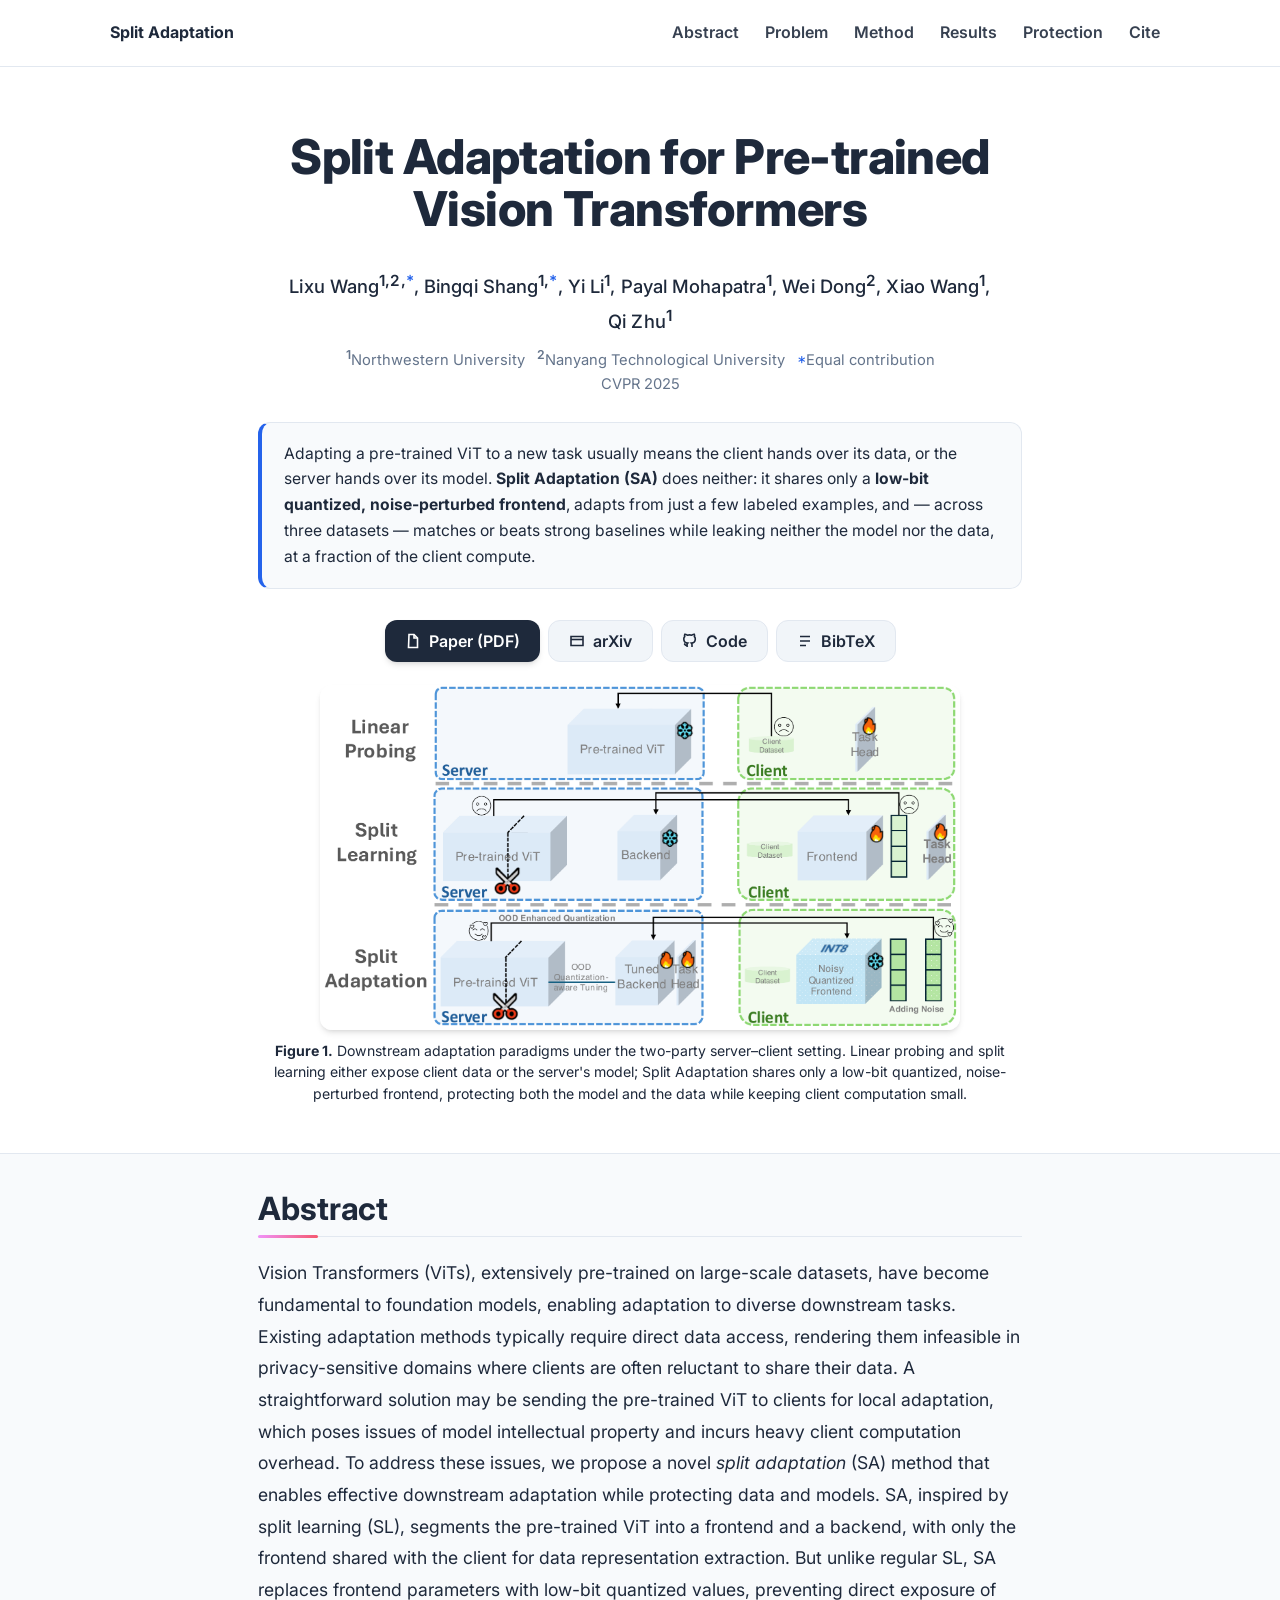
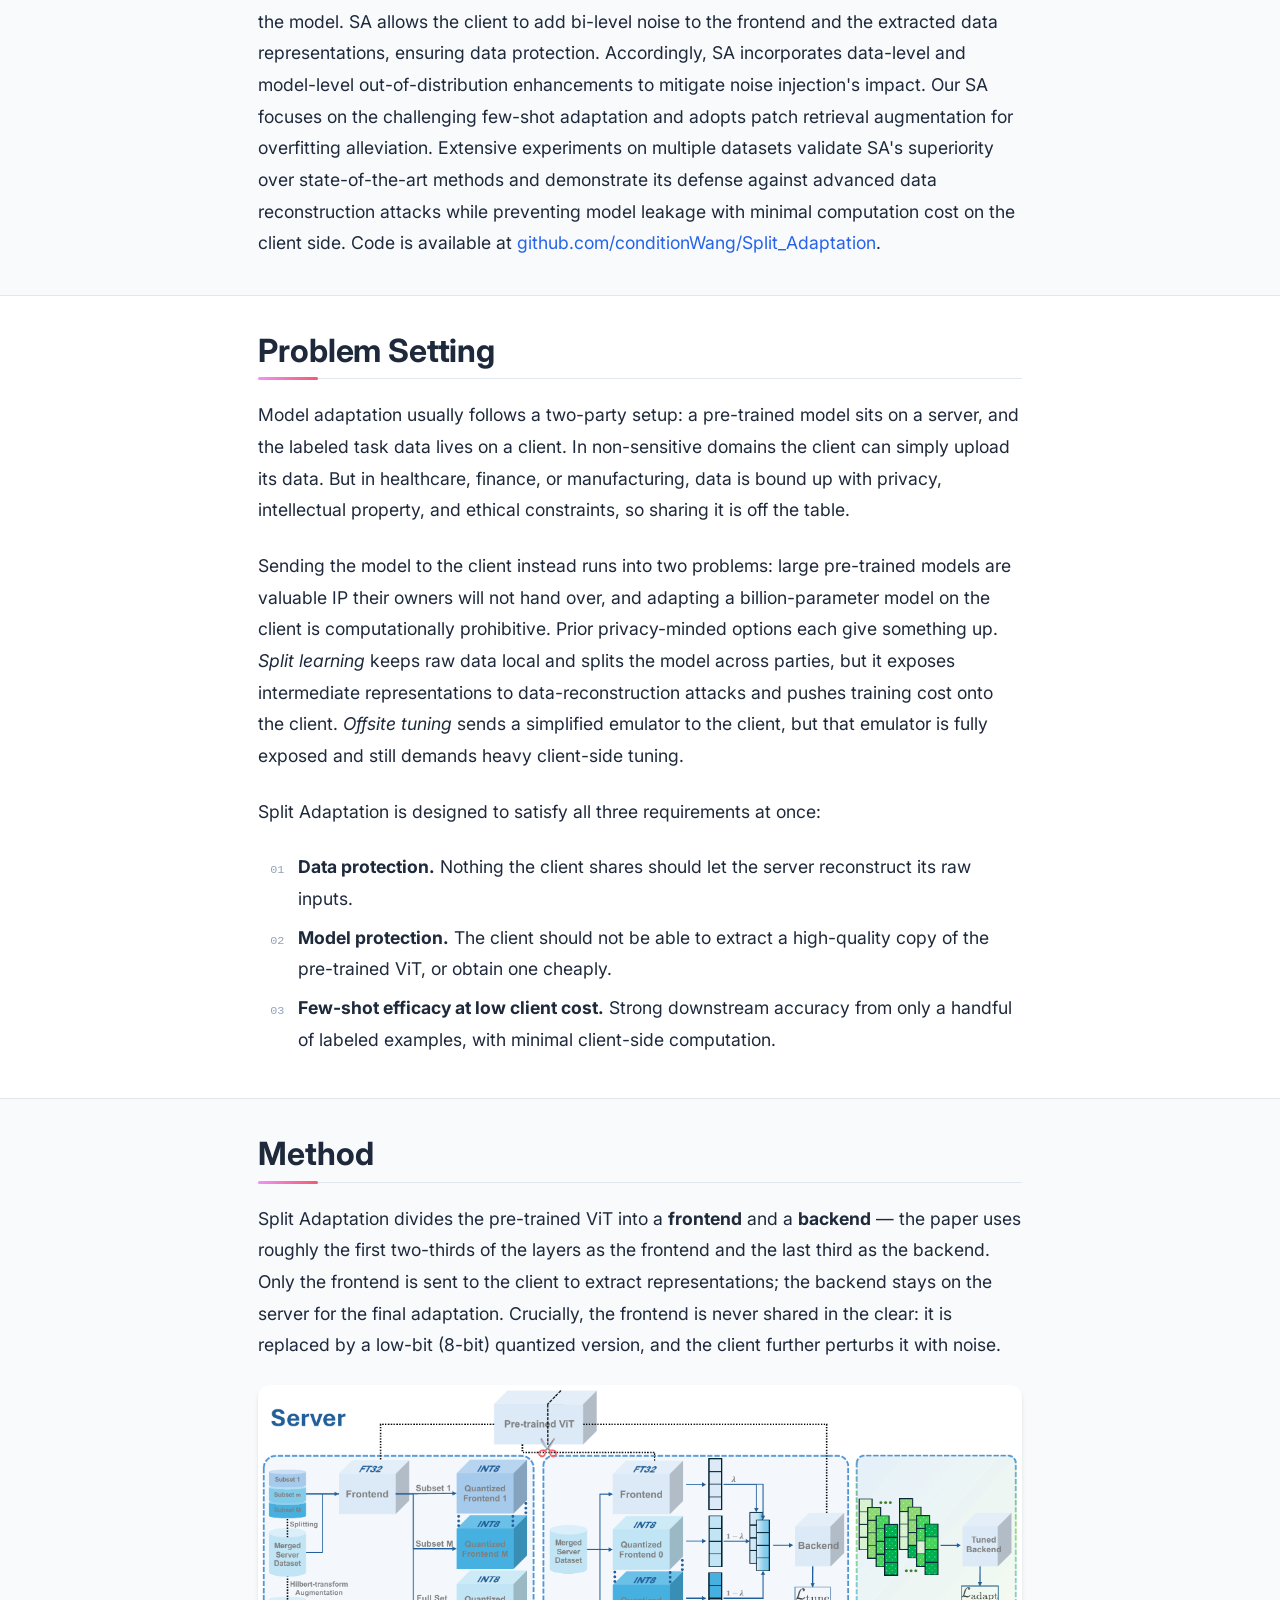
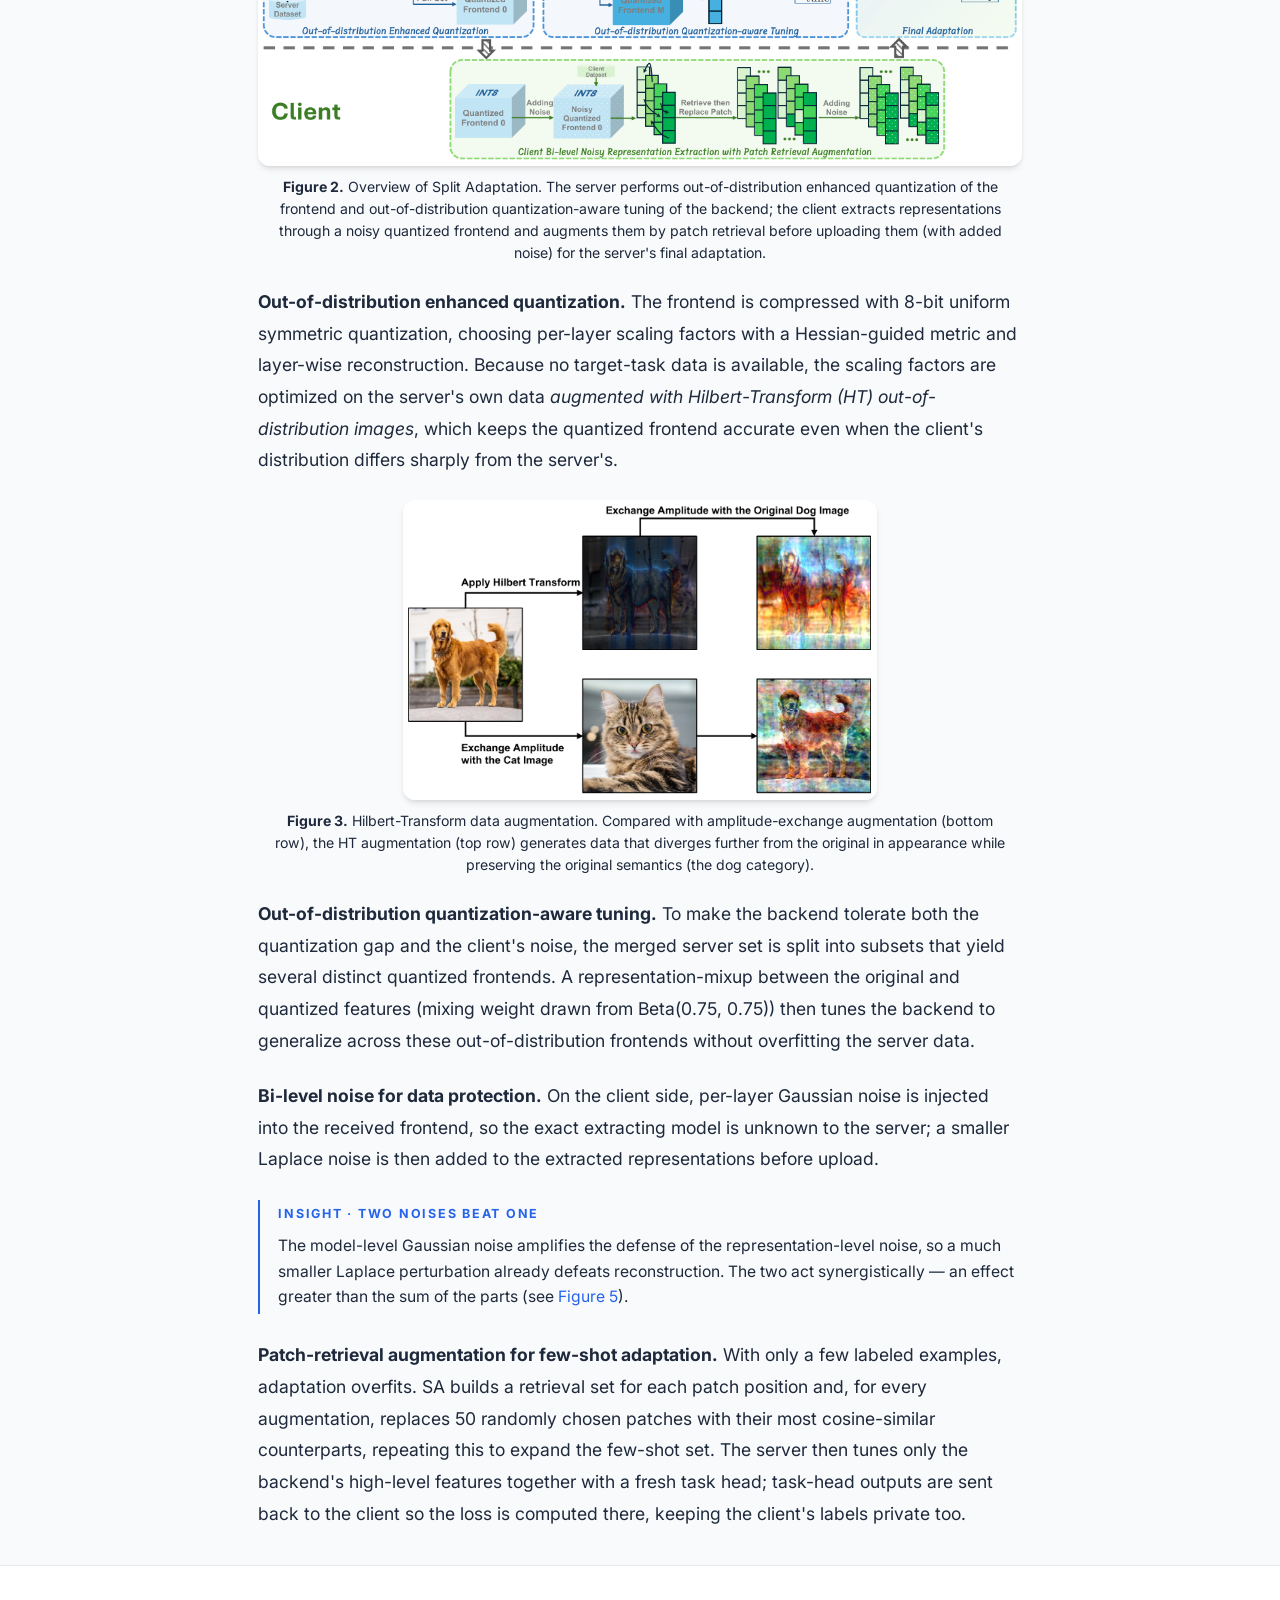
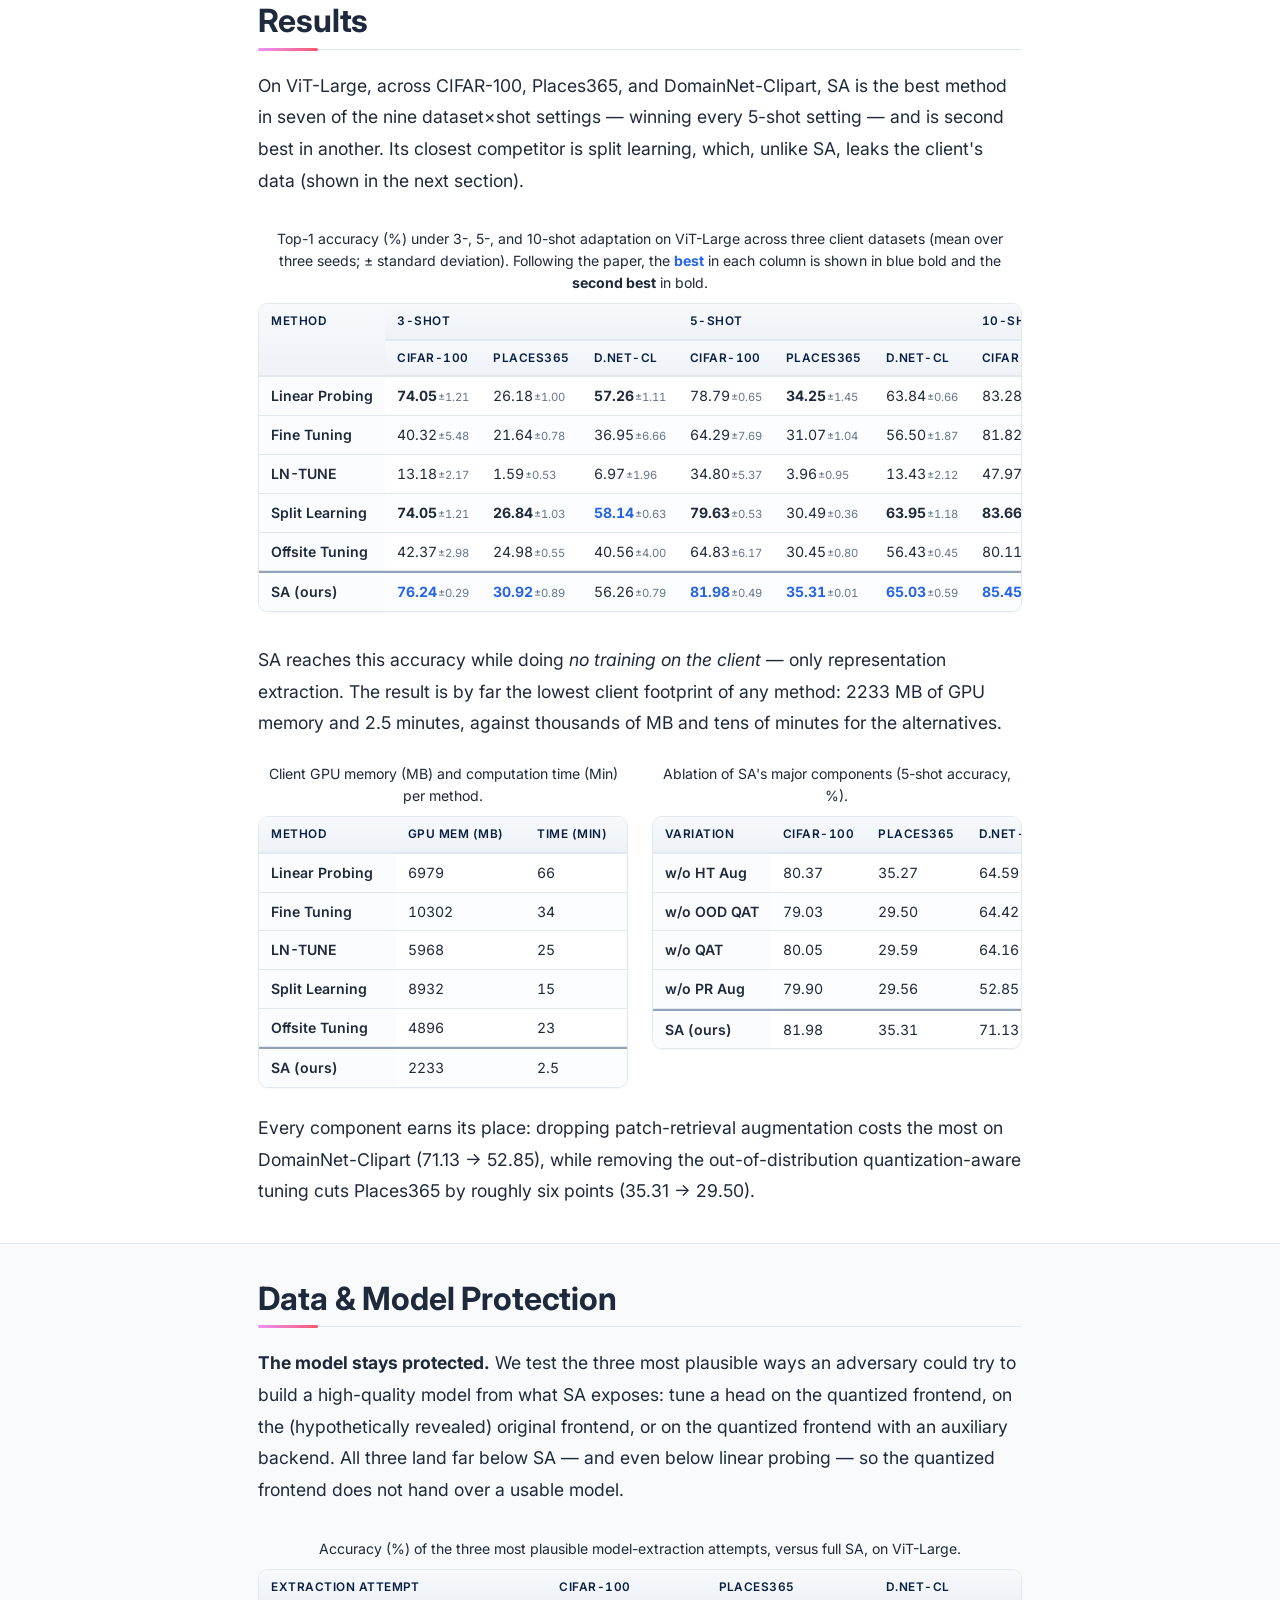
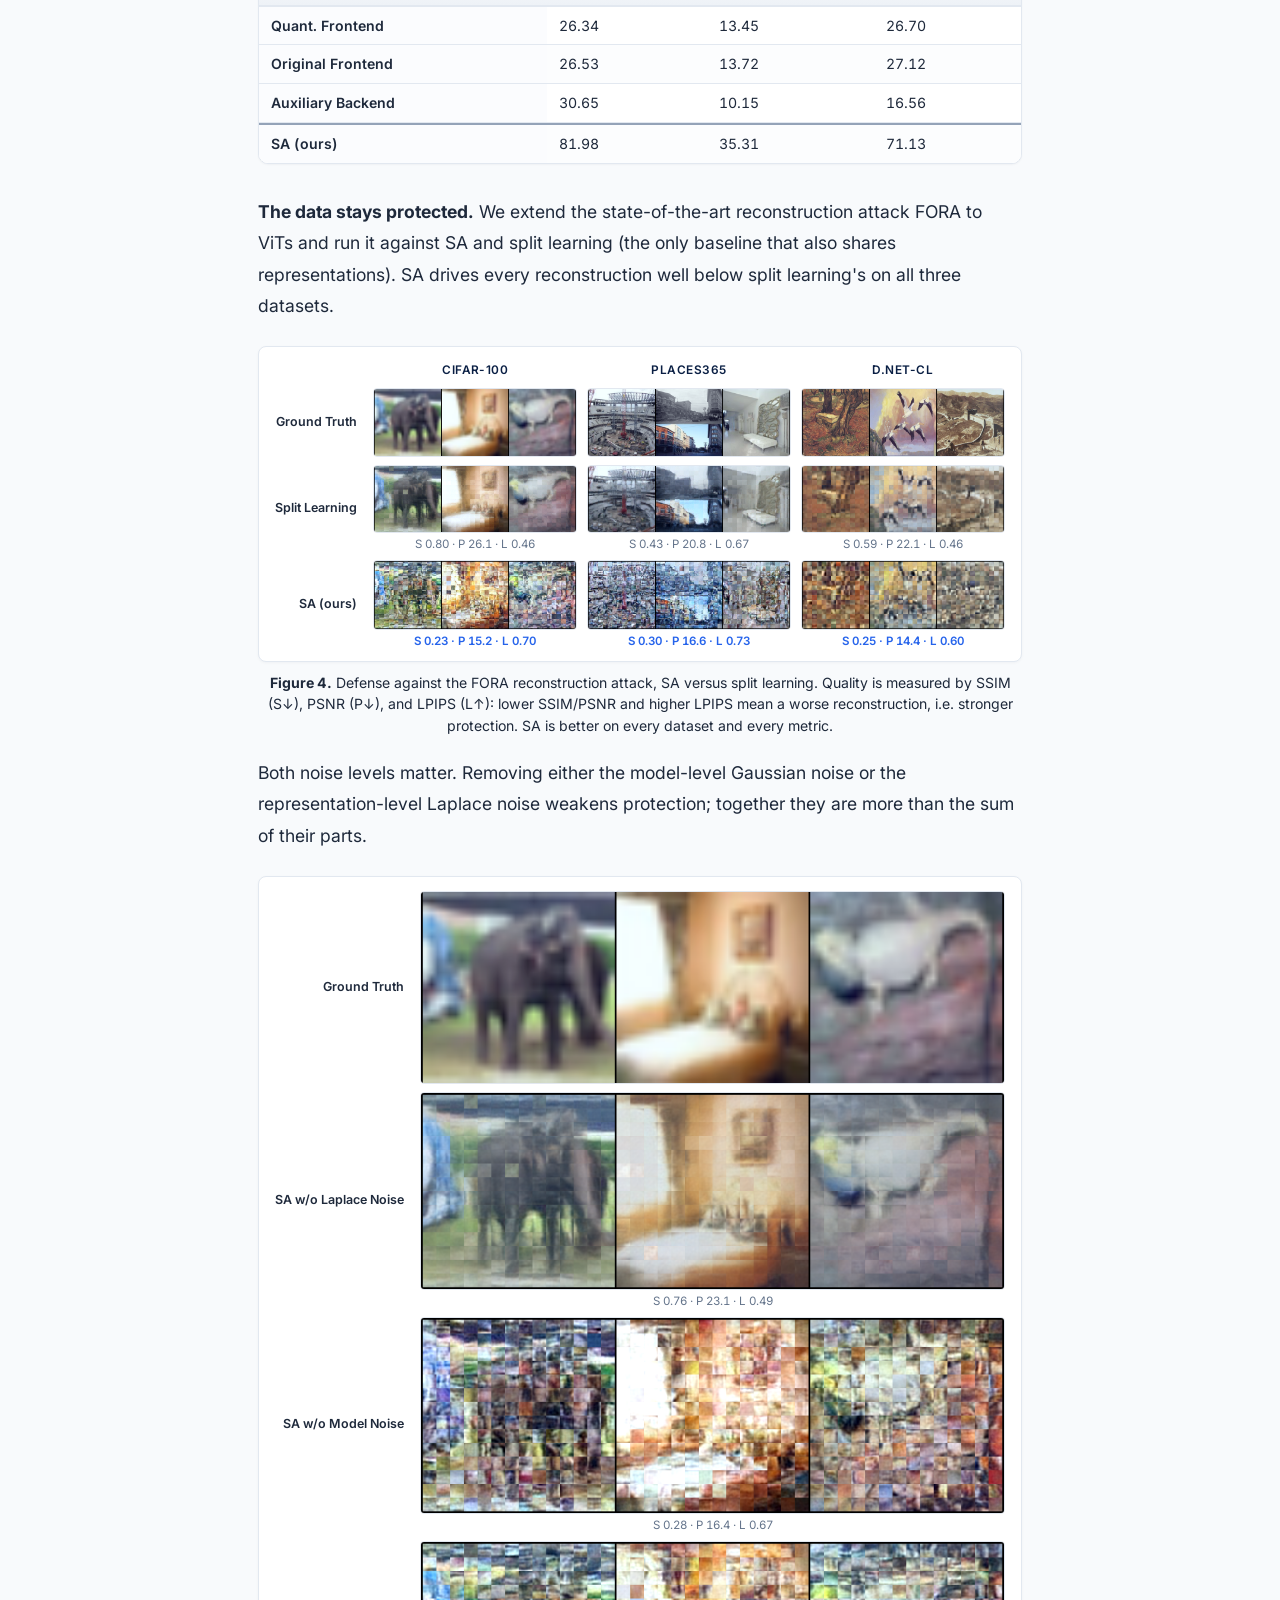
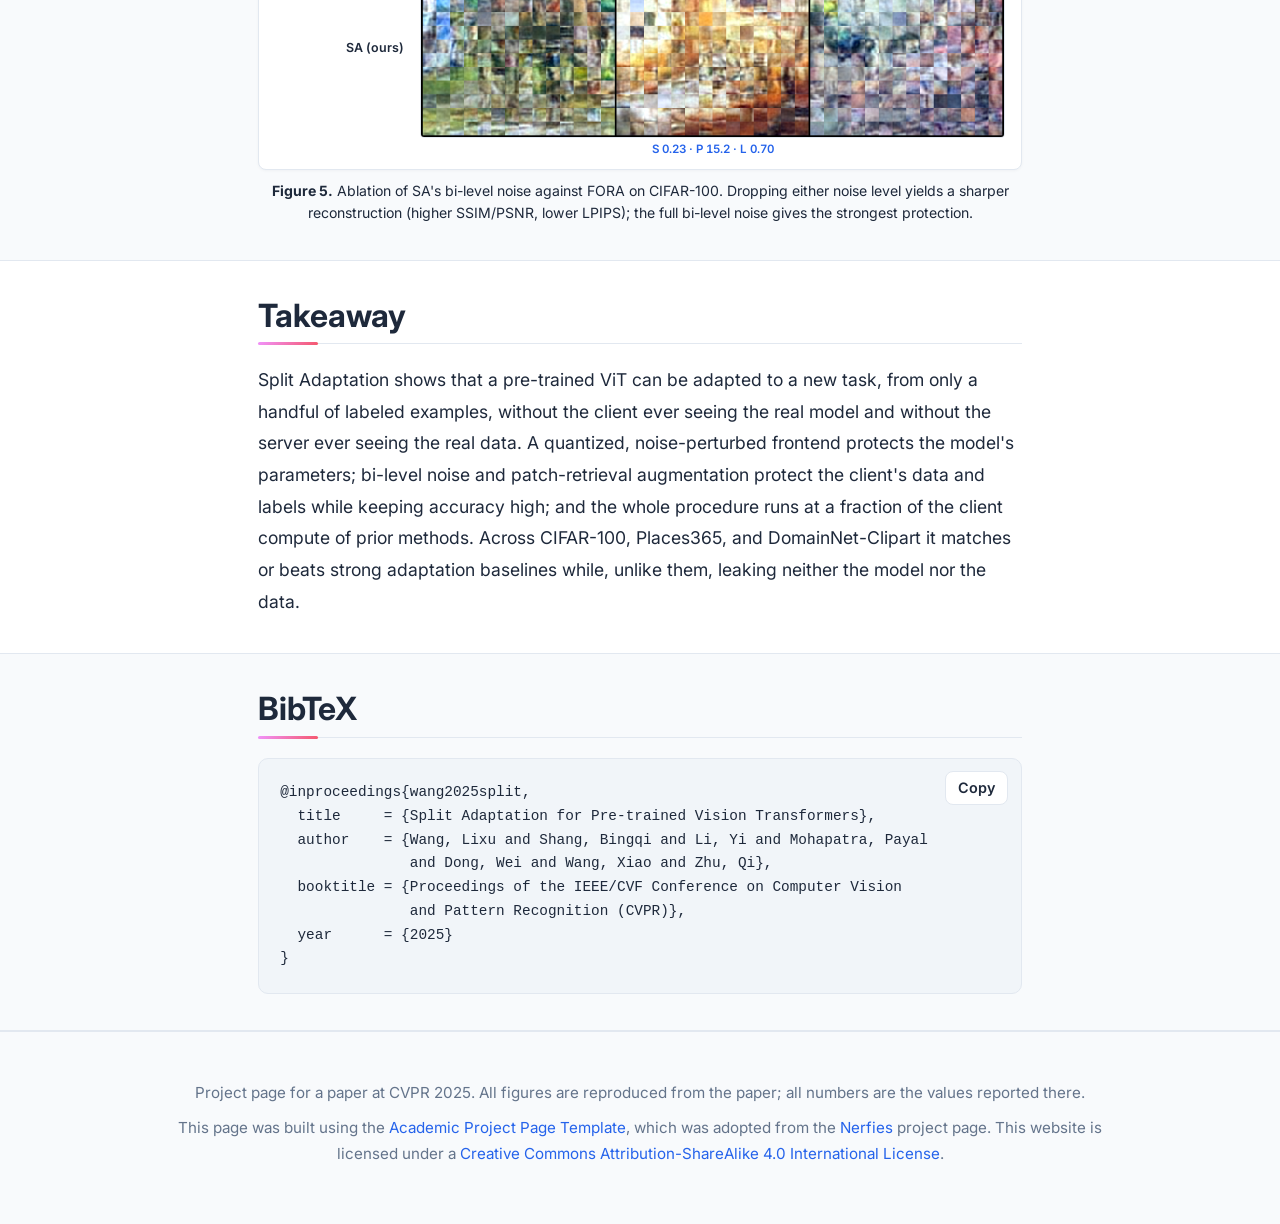
<file: index.html>
<!DOCTYPE html>
<html lang="en">
<head>
<meta charset="utf-8">
<meta name="viewport" content="width=device-width, initial-scale=1">
<title>Split Adaptation for Pre-trained Vision Transformers</title>
<meta name="description" content="Split Adaptation (SA) adapts a pre-trained ViT to a downstream task from only a few labeled examples while protecting both the client's data and the server's model: only a low-bit quantized, noise-perturbed frontend is shared. CVPR 2025.">
<meta property="og:title" content="Split Adaptation for Pre-trained Vision Transformers">
<meta property="og:description" content="Adapt a pre-trained ViT from a few shots while protecting both data and model — the client only ever sees a low-bit quantized, noise-perturbed frontend. CVPR 2025.">
<meta property="og:type" content="article">
<meta name="twitter:card" content="summary_large_image">
<meta name="theme-color" content="#ffffff">

<!-- Deployed at https://bshang17.github.io/split-adaptation/ (GitHub Pages). og:* + canonical are absolute
     as required; all other hrefs are relative or real external URLs. -->
<meta property="og:url" content="https://bshang17.github.io/split-adaptation/">
<link rel="canonical" href="https://bshang17.github.io/split-adaptation/">
<meta property="og:image" content="https://bshang17.github.io/split-adaptation/og-image.png">
<meta property="og:image:width" content="1200">
<meta property="og:image:height" content="630">
<meta property="og:image:alt" content="Split Adaptation: 5-shot accuracy 81.98 on CIFAR-100 while degrading data-reconstruction quality far below split learning.">

<!-- Highwire tags — Google Scholar reads ONLY these, not JSON-LD. One
     citation_author per author, in paper order, "Last, First". These are the
     camera-ready (non-anonymous) author names from the CVPR main.tex. -->
<meta name="citation_title" content="Split Adaptation for Pre-trained Vision Transformers">
<meta name="citation_author" content="Wang, Lixu">
<meta name="citation_author" content="Shang, Bingqi">
<meta name="citation_author" content="Li, Yi">
<meta name="citation_author" content="Mohapatra, Payal">
<meta name="citation_author" content="Dong, Wei">
<meta name="citation_author" content="Wang, Xiao">
<meta name="citation_author" content="Zhu, Qi">
<meta name="citation_conference_title" content="IEEE/CVF Conference on Computer Vision and Pattern Recognition (CVPR)">
<meta name="citation_publication_date" content="2025">
<meta name="citation_pdf_url" content="https://arxiv.org/pdf/2503.00441">
<meta name="citation_arxiv_id" content="2503.00441">

<script type="application/ld+json">
{
  "@context": "https://schema.org",
  "@type": "ScholarlyArticle",
  "name": "Split Adaptation for Pre-trained Vision Transformers",
  "headline": "Split Adaptation for Pre-trained Vision Transformers",
  "description": "A split-adaptation method that adapts a pre-trained ViT to a downstream task from a few labeled examples while protecting both client data and the server's model.",
  "author": [
    {"@type": "Person", "name": "Lixu Wang"},
    {"@type": "Person", "name": "Bingqi Shang"},
    {"@type": "Person", "name": "Yi Li"},
    {"@type": "Person", "name": "Payal Mohapatra"},
    {"@type": "Person", "name": "Wei Dong"},
    {"@type": "Person", "name": "Xiao Wang"},
    {"@type": "Person", "name": "Qi Zhu"}
  ],
  "datePublished": "2025",
  "publication": "IEEE/CVF Conference on Computer Vision and Pattern Recognition (CVPR) 2025",
  "sameAs": "https://arxiv.org/abs/2503.00441"
}
</script>

<link rel="icon" href="data:image/svg+xml,<svg xmlns='http://www.w3.org/2000/svg' viewBox='0 0 32 32'><rect width='32' height='32' rx='7' fill='%231e293b'/><rect x='6' y='9' width='9' height='14' rx='2' fill='%232563eb'/><rect x='17' y='9' width='9' height='14' rx='2' fill='%2394a3b8'/></svg>">

<link rel="preconnect" href="https://fonts.googleapis.com">
<link rel="preconnect" href="https://fonts.gstatic.com" crossorigin>
<link href="https://fonts.googleapis.com/css2?family=Inter:wght@400;500;600;700;800&display=swap" rel="stylesheet">

<link rel="stylesheet" href="static/css/bulma.min.css">
<link rel="stylesheet" href="static/css/paper.css">
</head>
<body>

<header>
  <div class="container is-max-desktop bar">
    <span class="brand">Split&nbsp;Adaptation</span>
    <nav>
      <a href="#abstract">Abstract</a>
      <a href="#problem">Problem</a>
      <a href="#method">Method</a>
      <a href="#results">Results</a>
      <a href="#protection">Protection</a>
      <a href="#cite">Cite</a>
    </nav>
  </div>
</header>

<main id="main-content">

<!-- ══ HERO ══════════════════════════════════════════════════════════ -->
<section class="hero">
  <div class="hero-body">
    <div class="container is-max-desktop">
      <div class="columns is-centered">
        <div class="column is-four-fifths has-text-centered">
      <h1>Split Adaptation for Pre-trained Vision Transformers</h1>

      <p class="authors">
        Lixu&nbsp;Wang<sup>1,2,</sup><sup class="eqmark">*</sup>,
        Bingqi&nbsp;Shang<sup>1,</sup><sup class="eqmark">*</sup>,
        Yi&nbsp;Li<sup>1</sup>,
        Payal&nbsp;Mohapatra<sup>1</sup>,
        Wei&nbsp;Dong<sup>2</sup>,
        Xiao&nbsp;Wang<sup>1</sup>,
        Qi&nbsp;Zhu<sup>1</sup>
      </p>
      <p class="affil">
        <sup>1</sup>Northwestern University&nbsp;&nbsp;
        <sup>2</sup>Nanyang Technological University&nbsp;&nbsp;
        <span class="eqmark">*</span>Equal contribution
        <br>CVPR 2025
      </p>

      <p class="tldr">
        Adapting a pre-trained ViT to a new task usually means the client hands over its data, or the server
        hands over its model. <b>Split Adaptation (SA)</b> does neither: it shares only a <b>low-bit quantized,
        noise-perturbed frontend</b>, adapts from just a few labeled examples, and — across three datasets —
        matches or beats strong baselines while leaking neither the model nor the data, at a fraction of the
        client compute.
      </p>

      <div class="btns">
        <a class="btn" href="https://arxiv.org/pdf/2503.00441" target="_blank" rel="noopener">
          <svg viewBox="0 0 16 16" fill="none" stroke="currentColor" stroke-width="1.6" aria-hidden="true"><path d="M4 1.5h5L12.5 5v9.5h-9z"/><path d="M9 1.5V5h3.5"/></svg>
          Paper (PDF)
        </a>
        <a class="btn ghost" href="https://arxiv.org/abs/2503.00441" target="_blank" rel="noopener">
          <svg viewBox="0 0 16 16" fill="none" stroke="currentColor" stroke-width="1.6" aria-hidden="true"><path d="M2 3.5h12v9H2z"/><path d="M2 6.5h12"/></svg>
          arXiv
        </a>
        <a class="btn ghost" href="https://github.com/conditionWang/Split_Adaptation" target="_blank" rel="noopener">
          <svg viewBox="0 0 16 16" fill="none" stroke="currentColor" stroke-width="1.6" aria-hidden="true"><path d="M6 12.5c-3 .9-3-1.4-4-1.7M10 14v-2.3a2 2 0 0 0-.6-1.6c1.9-.2 3.9-.9 3.9-4.2a3.3 3.3 0 0 0-.9-2.3 3 3 0 0 0-.1-2.3s-.8-.2-2.5.9a8.6 8.6 0 0 0-4.5 0C3.6 1.1 2.8 1.3 2.8 1.3a3 3 0 0 0-.1 2.3 3.3 3.3 0 0 0-.9 2.3c0 3.3 2 4 3.9 4.2a2 2 0 0 0-.6 1.5V14"/></svg>
          Code
        </a>
        <a class="btn ghost" href="#cite">
          <svg viewBox="0 0 16 16" fill="none" stroke="currentColor" stroke-width="1.6" aria-hidden="true"><path d="M3 3.5h10M3 8h10M3 12.5h6"/></svg>
          BibTeX
        </a>
        </div><!-- /.btns -->

      <figure id="fig-1" class="figure-block teaser">
        <img src="figs/teaser_fig.png" width="1872" height="1009" loading="eager" decoding="async"
             alt="Three adaptation paradigms compared. Linear Probing keeps the whole ViT on the server and exposes client data. Split Learning splits the model but leaks representations and exposes the frontend. Split Adaptation sends only a noisy, INT8-quantized frontend to the client and tunes the backend on the server.">
        <figcaption><b>Figure 1.</b> Downstream adaptation paradigms under the two-party server&ndash;client setting.
          Linear probing and split learning either expose client data or the server's model; Split Adaptation shares
          only a low-bit quantized, noise-perturbed frontend, protecting both the model and the data while keeping
          client computation small.</figcaption>
      </figure>
        </div><!-- /.column -->
      </div><!-- /.columns -->
    </div><!-- /.container -->
  </div><!-- /.hero-body -->
</section>

<!-- ══ ABSTRACT ══════════════════════════════════════════════════════ -->
<section class="section is-tinted" id="abstract">
  <div class="container is-max-desktop">
    <div class="columns is-centered">
      <div class="column is-four-fifths">
    <h2>Abstract</h2>
    <p class="abstract">
      Vision Transformers (ViTs), extensively pre-trained on large-scale datasets, have become fundamental to
      foundation models, enabling adaptation to diverse downstream tasks. Existing adaptation methods typically
      require direct data access, rendering them infeasible in privacy-sensitive domains where clients are often
      reluctant to share their data. A straightforward solution may be sending the pre-trained ViT to clients for
      local adaptation, which poses issues of model intellectual property and incurs heavy client computation
      overhead. To address these issues, we propose a novel <em>split adaptation</em> (SA) method that enables
      effective downstream adaptation while protecting data and models. SA, inspired by split learning (SL),
      segments the pre-trained ViT into a frontend and a backend, with only the frontend shared with the client for
      data representation extraction. But unlike regular SL, SA replaces frontend parameters with low-bit quantized
      values, preventing direct exposure of the model. SA allows the client to add bi-level noise to the frontend
      and the extracted data representations, ensuring data protection. Accordingly, SA incorporates data-level and
      model-level out-of-distribution enhancements to mitigate noise injection's impact. Our SA focuses on the
      challenging few-shot adaptation and adopts patch retrieval augmentation for overfitting alleviation. Extensive
      experiments on multiple datasets validate SA's superiority over state-of-the-art methods and demonstrate its
      defense against advanced data reconstruction attacks while preventing model leakage with minimal computation
      cost on the client side. Code is available at
      <a href="https://github.com/conditionWang/Split_Adaptation" target="_blank" rel="noopener">github.com/conditionWang/Split_Adaptation</a>.
    </p>
      </div>
    </div>
  </div>
</section>

<!-- ══ PROBLEM ═══════════════════════════════════════════════════════ -->
<section class="section" id="problem">
  <div class="container is-max-desktop">
    <div class="columns is-centered">
      <div class="column is-four-fifths">
    <h2>Problem Setting</h2>

    <p>
      Model adaptation usually follows a two-party setup: a pre-trained model sits on a server, and the labeled
      task data lives on a client. In non-sensitive domains the client can simply upload its data. But in
      healthcare, finance, or manufacturing, data is bound up with privacy, intellectual property, and ethical
      constraints, so sharing it is off the table.
    </p>

    <p>
      Sending the model to the client instead runs into two problems: large pre-trained models are valuable IP
      their owners will not hand over, and adapting a billion-parameter model on the client is computationally
      prohibitive. Prior privacy-minded options each give something up. <em>Split learning</em> keeps raw data local
      and splits the model across parties, but it exposes intermediate representations to data-reconstruction
      attacks and pushes training cost onto the client. <em>Offsite tuning</em> sends a simplified emulator to the
      client, but that emulator is fully exposed and still demands heavy client-side tuning.
    </p>

    <p>Split Adaptation is designed to satisfy all three requirements at once:</p>

    <ul class="goals">
      <li><span class="n">01</span><div><b>Data protection.</b> Nothing the client shares should let the server reconstruct its raw inputs.</div></li>
      <li><span class="n">02</span><div><b>Model protection.</b> The client should not be able to extract a high-quality copy of the pre-trained ViT, or obtain one cheaply.</div></li>
      <li><span class="n">03</span><div><b>Few-shot efficacy at low client cost.</b> Strong downstream accuracy from only a handful of labeled examples, with minimal client-side computation.</div></li>
    </ul>
      </div>
    </div>
  </div>
</section>

<!-- ══ METHOD ════════════════════════════════════════════════════════ -->
<section class="section is-tinted" id="method">
  <div class="container is-max-desktop">
    <div class="columns is-centered">
      <div class="column is-four-fifths">
    <h2>Method</h2>

    <p>
      Split Adaptation divides the pre-trained ViT into a <b>frontend</b> and a <b>backend</b> — the paper uses
      roughly the first two-thirds of the layers as the frontend and the last third as the backend. Only the
      frontend is sent to the client to extract representations; the backend stays on the server for the final
      adaptation. Crucially, the frontend is never shared in the clear: it is replaced by a low-bit (8-bit)
      quantized version, and the client further perturbs it with noise.
    </p>

    <figure id="fig-2" class="figure-block framework">
      <img src="figs/SA_fig1.png" width="2250" height="1125" loading="lazy" decoding="async"
           alt="The Split Adaptation pipeline. On the server: out-of-distribution enhanced quantization produces several INT8 quantized frontends, and out-of-distribution quantization-aware tuning trains the backend with representation mixup. On the client: the received INT8 frontend is made noisy, patches are retrieved and replaced to augment representations, and noise is added again before upload for final adaptation.">
      <figcaption><b>Figure 2.</b> Overview of Split Adaptation. The server performs out-of-distribution enhanced
        quantization of the frontend and out-of-distribution quantization-aware tuning of the backend; the client
        extracts representations through a noisy quantized frontend and augments them by patch retrieval before
        uploading them (with added noise) for the server's final adaptation.</figcaption>
    </figure>

    <p>
      <b>Out-of-distribution enhanced quantization.</b> The frontend is compressed with 8-bit uniform symmetric
      quantization, choosing per-layer scaling factors with a Hessian-guided metric and layer-wise reconstruction.
      Because no target-task data is available, the scaling factors are optimized on the server's own data
      <em>augmented with Hilbert-Transform (HT) out-of-distribution images</em>, which keeps the quantized frontend
      accurate even when the client's distribution differs sharply from the server's.
    </p>

    <figure id="fig-3" class="figure-block">
      <img src="figs/HT_aug.png" width="1262" height="800" loading="lazy" decoding="async"
           alt="Hilbert-Transform augmentation. A dog image is transformed with the Hilbert transform, then its amplitude is exchanged with the original dog image or with a cat image, producing images that diverge in appearance while keeping the dog semantics.">
      <figcaption><b>Figure 3.</b> Hilbert-Transform data augmentation. Compared with amplitude-exchange
        augmentation (bottom row), the HT augmentation (top row) generates data that diverges further from the
        original in appearance while preserving the original semantics (the dog category).</figcaption>
    </figure>

    <p>
      <b>Out-of-distribution quantization-aware tuning.</b> To make the backend tolerate both the quantization gap
      and the client's noise, the merged server set is split into subsets that yield several distinct quantized
      frontends. A representation-mixup between the original and quantized features (mixing weight drawn from
      Beta(0.75, 0.75)) then tunes the backend to generalize across these out-of-distribution frontends without
      overfitting the server data.
    </p>

    <p>
      <b>Bi-level noise for data protection.</b> On the client side, per-layer Gaussian noise is injected into the
      received frontend, so the exact extracting model is unknown to the server; a smaller Laplace noise is then
      added to the extracted representations before upload.
    </p>

    <div class="insight">
      <p class="insight-n">Insight · two noises beat one</p>
      <p>
        The model-level Gaussian noise amplifies the defense of the representation-level noise, so a much smaller
        Laplace perturbation already defeats reconstruction. The two act synergistically — an effect greater than
        the sum of the parts (see <a href="#fig-5">Figure&nbsp;5</a>).
      </p>
    </div>

    <p>
      <b>Patch-retrieval augmentation for few-shot adaptation.</b> With only a few labeled examples, adaptation
      overfits. SA builds a retrieval set for each patch position and, for every augmentation, replaces 50 randomly
      chosen patches with their most cosine-similar counterparts, repeating this to expand the few-shot set. The
      server then tunes only the backend's high-level features together with a fresh task head; task-head outputs
      are sent back to the client so the loss is computed there, keeping the client's labels private too.
    </p>
      </div>
    </div>
  </div>
</section>

<!-- ══ RESULTS ═══════════════════════════════════════════════════════ -->
<section class="section" id="results">
  <div class="container is-max-desktop">
    <div class="columns is-centered">
      <div class="column is-four-fifths">
    <h2>Results</h2>

    <p>
      On ViT-Large, across CIFAR-100, Places365, and DomainNet-Clipart, SA is the best method in seven of the nine
      dataset&times;shot settings — winning every 5-shot setting — and is second best in another. Its closest
      competitor is split learning, which, unlike SA, leaks the client's data (shown in the next section).
    </p>

    <p class="tbl-caption" id="cap-main">Top-1 accuracy (%) under 3-, 5-, and 10-shot adaptation on ViT-Large across three client
          datasets (mean over three seeds; &plusmn; standard deviation). Following the paper, the <span class="best">best</span>
          in each column is shown in blue bold and the <b>second best</b> in bold.</p>
    <div class="tbl-scroll">
      <table aria-labelledby="cap-main">
        <thead>
          <tr>
            <th rowspan="2">Method</th>
            <th colspan="3">3-shot</th>
            <th colspan="3">5-shot</th>
            <th colspan="3">10-shot</th>
          </tr>
          <tr>
            <th>CIFAR-100</th><th>Places365</th><th>D.Net-Cl</th>
            <th>CIFAR-100</th><th>Places365</th><th>D.Net-Cl</th>
            <th>CIFAR-100</th><th>Places365</th><th>D.Net-Cl</th>
          </tr>
        </thead>
        <tbody>
          <tr>
            <th scope="row">Linear Probing</th>
            <td class="second">74.05<span class="pm">±1.21</span></td><td>26.18<span class="pm">±1.00</span></td><td class="second">57.26<span class="pm">±1.11</span></td>
            <td>78.79<span class="pm">±0.65</span></td><td class="second">34.25<span class="pm">±1.45</span></td><td>63.84<span class="pm">±0.66</span></td>
            <td>83.28<span class="pm">±0.33</span></td><td>32.33<span class="pm">±7.82</span></td><td class="second">69.12<span class="pm">±0.75</span></td>
          </tr>
          <tr>
            <th scope="row">Fine Tuning</th>
            <td>40.32<span class="pm">±5.48</span></td><td>21.64<span class="pm">±0.78</span></td><td>36.95<span class="pm">±6.66</span></td>
            <td>64.29<span class="pm">±7.69</span></td><td>31.07<span class="pm">±1.04</span></td><td>56.50<span class="pm">±1.87</span></td>
            <td>81.82<span class="pm">±1.85</span></td><td class="best">39.46<span class="pm">±0.59</span></td><td>70.67<span class="pm">±0.72</span></td>
          </tr>
          <tr>
            <th scope="row">LN-TUNE</th>
            <td>13.18<span class="pm">±2.17</span></td><td>1.59<span class="pm">±0.53</span></td><td>6.97<span class="pm">±1.96</span></td>
            <td>34.80<span class="pm">±5.37</span></td><td>3.96<span class="pm">±0.95</span></td><td>13.43<span class="pm">±2.12</span></td>
            <td>47.97<span class="pm">±6.25</span></td><td>7.71<span class="pm">±1.85</span></td><td>24.53<span class="pm">±2.05</span></td>
          </tr>
          <tr>
            <th scope="row">Split Learning</th>
            <td class="second">74.05<span class="pm">±1.21</span></td><td class="second">26.84<span class="pm">±1.03</span></td><td class="best">58.14<span class="pm">±0.63</span></td>
            <td class="second">79.63<span class="pm">±0.53</span></td><td>30.49<span class="pm">±0.36</span></td><td class="second">63.95<span class="pm">±1.18</span></td>
            <td class="second">83.66<span class="pm">±0.27</span></td><td>35.78<span class="pm">±0.30</span></td><td>65.20<span class="pm">±0.47</span></td>
          </tr>
          <tr>
            <th scope="row">Offsite Tuning</th>
            <td>42.37<span class="pm">±2.98</span></td><td>24.98<span class="pm">±0.55</span></td><td>40.56<span class="pm">±4.00</span></td>
            <td>64.83<span class="pm">±6.17</span></td><td>30.45<span class="pm">±0.80</span></td><td>56.43<span class="pm">±0.45</span></td>
            <td>80.11<span class="pm">±1.07</span></td><td>36.22<span class="pm">±1.33</span></td><td>68.43<span class="pm">±0.64</span></td>
          </tr>
          <tr class="sep">
            <th scope="row">SA (ours)</th>
            <td class="best">76.24<span class="pm">±0.29</span></td><td class="best">30.92<span class="pm">±0.89</span></td><td>56.26<span class="pm">±0.79</span></td>
            <td class="best">81.98<span class="pm">±0.49</span></td><td class="best">35.31<span class="pm">±0.01</span></td><td class="best">65.03<span class="pm">±0.59</span></td>
            <td class="best">85.45<span class="pm">±0.40</span></td><td class="second">39.26<span class="pm">±0.10</span></td><td class="best">71.13<span class="pm">±0.76</span></td>
          </tr>
        </tbody>
      </table>
    </div>
    <p class="tbl-hint">Scroll the table horizontally to see all nine settings.</p>

    <p>
      SA reaches this accuracy while doing <em>no training on the client</em> — only representation extraction. The
      result is by far the lowest client footprint of any method: 2233&nbsp;MB of GPU memory and 2.5&nbsp;minutes,
      against thousands of MB and tens of minutes for the alternatives.
    </p>

    <div class="two-col">
      <div class="two-col-item">
        <p class="tbl-caption" id="cap-cost">Client GPU memory (MB) and computation time (Min) per method.</p>
        <div class="tbl-scroll">
          <table aria-labelledby="cap-cost">
            <thead><tr><th>Method</th><th>GPU Mem (MB)</th><th>Time (Min)</th></tr></thead>
            <tbody>
              <tr><th scope="row">Linear Probing</th><td>6979</td><td>66</td></tr>
              <tr><th scope="row">Fine Tuning</th><td>10302</td><td>34</td></tr>
              <tr><th scope="row">LN-TUNE</th><td>5968</td><td>25</td></tr>
              <tr><th scope="row">Split Learning</th><td>8932</td><td>15</td></tr>
              <tr><th scope="row">Offsite Tuning</th><td>4896</td><td>23</td></tr>
              <tr class="sep"><th scope="row">SA (ours)</th><td>2233</td><td>2.5</td></tr>
            </tbody>
          </table>
        </div>
      </div>

      <div class="two-col-item">
        <p class="tbl-caption" id="cap-abl">Ablation of SA's major components (5-shot accuracy, %).</p>
        <div class="tbl-scroll">
          <table aria-labelledby="cap-abl">
            <thead><tr><th>Variation</th><th>CIFAR-100</th><th>Places365</th><th>D.Net-Cl</th></tr></thead>
            <tbody>
              <tr><th scope="row">w/o HT Aug</th><td>80.37</td><td>35.27</td><td>64.59</td></tr>
              <tr><th scope="row">w/o OOD QAT</th><td>79.03</td><td>29.50</td><td>64.42</td></tr>
              <tr><th scope="row">w/o QAT</th><td>80.05</td><td>29.59</td><td>64.16</td></tr>
              <tr><th scope="row">w/o PR Aug</th><td>79.90</td><td>29.56</td><td>52.85</td></tr>
              <tr class="sep"><th scope="row">SA (ours)</th><td>81.98</td><td>35.31</td><td>71.13</td></tr>
            </tbody>
          </table>
        </div>
      </div>
    </div>

    <p>
      Every component earns its place: dropping patch-retrieval augmentation costs the most on DomainNet-Clipart
      (71.13&nbsp;&rarr;&nbsp;52.85), while removing the out-of-distribution quantization-aware tuning cuts
      Places365 by roughly six points (35.31&nbsp;&rarr;&nbsp;29.50).
    </p>
      </div>
    </div>
  </div>
</section>

<!-- ══ PROTECTION ════════════════════════════════════════════════════ -->
<section class="section is-tinted" id="protection">
  <div class="container is-max-desktop">
    <div class="columns is-centered">
      <div class="column is-four-fifths">
    <h2>Data &amp; Model Protection</h2>

    <p>
      <b>The model stays protected.</b> We test the three most plausible ways an adversary could try to build a
      high-quality model from what SA exposes: tune a head on the quantized frontend, on the (hypothetically
      revealed) original frontend, or on the quantized frontend with an auxiliary backend. All three land far below
      SA — and even below linear probing — so the quantized frontend does not hand over a usable model.
    </p>

    <p class="tbl-caption" id="cap-prot">Accuracy (%) of the three most plausible model-extraction attempts, versus full SA, on ViT-Large.</p>
    <div class="tbl-scroll">
      <table aria-labelledby="cap-prot">
        <thead><tr><th>Extraction attempt</th><th>CIFAR-100</th><th>Places365</th><th>D.Net-Cl</th></tr></thead>
        <tbody>
          <tr><th scope="row">Quant. Frontend</th><td>26.34</td><td>13.45</td><td>26.70</td></tr>
          <tr><th scope="row">Original Frontend</th><td>26.53</td><td>13.72</td><td>27.12</td></tr>
          <tr><th scope="row">Auxiliary Backend</th><td>30.65</td><td>10.15</td><td>16.56</td></tr>
          <tr class="sep"><th scope="row">SA (ours)</th><td>81.98</td><td>35.31</td><td>71.13</td></tr>
        </tbody>
      </table>
    </div>

    <p>
      <b>The data stays protected.</b> We extend the state-of-the-art reconstruction attack FORA to ViTs and run it
      against SA and split learning (the only baseline that also shares representations). SA drives every
      reconstruction well below split learning's on all three datasets.
    </p>

    <figure id="fig-4" class="recon">
      <div class="recon-grid recon-3col">
        <div class="recon-corner"></div>
        <div class="recon-colhead">CIFAR-100</div>
        <div class="recon-colhead">Places365</div>
        <div class="recon-colhead">D.Net-Cl</div>

        <div class="recon-rowlab">Ground&nbsp;Truth</div>
        <div class="recon-cell"><img src="figs/cifar-gt.png" width="680" height="224" loading="lazy" decoding="async" alt="CIFAR-100 ground-truth images"></div>
        <div class="recon-cell"><img src="figs/place-gt.png" width="680" height="224" loading="lazy" decoding="async" alt="Places365 ground-truth images"></div>
        <div class="recon-cell"><img src="figs/dc-gt.png" width="680" height="224" loading="lazy" decoding="async" alt="DomainNet-Clipart ground-truth images"></div>

        <div class="recon-rowlab">Split&nbsp;Learning</div>
        <div class="recon-cell"><img src="figs/cifar-recon.png" width="680" height="224" loading="lazy" decoding="async" alt="FORA reconstruction of CIFAR-100 under split learning — recognizable"><span class="recon-m">S 0.80 · P 26.1 · L 0.46</span></div>
        <div class="recon-cell"><img src="figs/place-recon.png" width="680" height="224" loading="lazy" decoding="async" alt="FORA reconstruction of Places365 under split learning"><span class="recon-m">S 0.43 · P 20.8 · L 0.67</span></div>
        <div class="recon-cell"><img src="figs/dc-recon.png" width="680" height="224" loading="lazy" decoding="async" alt="FORA reconstruction of DomainNet-Clipart under split learning"><span class="recon-m">S 0.59 · P 22.1 · L 0.46</span></div>

        <div class="recon-rowlab">SA&nbsp;(ours)</div>
        <div class="recon-cell"><img src="figs/cifar-noise.png" width="680" height="228" loading="lazy" decoding="async" alt="FORA reconstruction of CIFAR-100 under SA — heavily degraded"><span class="recon-m strong">S 0.23 · P 15.2 · L 0.70</span></div>
        <div class="recon-cell"><img src="figs/place-noise.png" width="680" height="228" loading="lazy" decoding="async" alt="FORA reconstruction of Places365 under SA — heavily degraded"><span class="recon-m strong">S 0.30 · P 16.6 · L 0.73</span></div>
        <div class="recon-cell"><img src="figs/dc-noise.png" width="680" height="228" loading="lazy" decoding="async" alt="FORA reconstruction of DomainNet-Clipart under SA — heavily degraded"><span class="recon-m strong">S 0.25 · P 14.4 · L 0.60</span></div>
      </div>
    </figure>
    <p class="fig-caption"><b>Figure 4.</b> Defense against the FORA reconstruction attack, SA versus split learning.
      Quality is measured by SSIM (S&darr;), PSNR (P&darr;), and LPIPS (L&uparrow;): lower SSIM/PSNR and higher LPIPS
      mean a worse reconstruction, i.e. stronger protection. SA is better on every dataset and every metric.</p>

    <p>
      Both noise levels matter. Removing either the model-level Gaussian noise or the representation-level Laplace
      noise weakens protection; together they are more than the sum of their parts.
    </p>

    <figure id="fig-5" class="recon recon-single">
      <div class="recon-grid recon-1col">
        <div class="recon-rowlab">Ground&nbsp;Truth</div>
        <div class="recon-cell"><img src="figs/cifar-gt.png" width="680" height="224" loading="lazy" decoding="async" alt="CIFAR-100 ground truth"></div>

        <div class="recon-rowlab">SA w/o Laplace Noise</div>
        <div class="recon-cell"><img src="figs/model-noise-noise.png" width="680" height="228" loading="lazy" decoding="async" alt="Reconstruction with model noise only"><span class="recon-m">S 0.76 · P 23.1 · L 0.49</span></div>

        <div class="recon-rowlab">SA w/o Model Noise</div>
        <div class="recon-cell"><img src="figs/rep-noise-noise.png" width="680" height="228" loading="lazy" decoding="async" alt="Reconstruction with representation noise only"><span class="recon-m">S 0.28 · P 16.4 · L 0.67</span></div>

        <div class="recon-rowlab">SA&nbsp;(ours)</div>
        <div class="recon-cell"><img src="figs/cifar-noise.png" width="680" height="228" loading="lazy" decoding="async" alt="Reconstruction with full bi-level noise — heavily degraded"><span class="recon-m strong">S 0.23 · P 15.2 · L 0.70</span></div>
      </div>
    </figure>
    <p class="fig-caption"><b>Figure 5.</b> Ablation of SA's bi-level noise against FORA on CIFAR-100. Dropping either
      noise level yields a sharper reconstruction (higher SSIM/PSNR, lower LPIPS); the full bi-level noise gives the
      strongest protection.</p>
      </div>
    </div>
  </div>
</section>

<!-- ══ TAKEAWAY ══════════════════════════════════════════════════════ -->
<section class="section" id="takeaway">
  <div class="container is-max-desktop">
    <div class="columns is-centered">
      <div class="column is-four-fifths">
    <h2>Takeaway</h2>
    <p>
      Split Adaptation shows that a pre-trained ViT can be adapted to a new task, from only a handful of labeled
      examples, without the client ever seeing the real model and without the server ever seeing the real data. A
      quantized, noise-perturbed frontend protects the model's parameters; bi-level noise and patch-retrieval
      augmentation protect the client's data and labels while keeping accuracy high; and the whole procedure runs at
      a fraction of the client compute of prior methods. Across CIFAR-100, Places365, and DomainNet-Clipart it
      matches or beats strong adaptation baselines while, unlike them, leaking neither the model nor the data.
    </p>
      </div>
    </div>
  </div>
</section>

<!-- ══ CITE ══════════════════════════════════════════════════════════ -->
<section class="section is-tinted" id="cite">
  <div class="container is-max-desktop">
    <div class="columns is-centered">
      <div class="column is-four-fifths">
    <h2>BibTeX</h2>
    <div class="bib">
      <button class="copy" id="copy" type="button">Copy</button>
      <pre id="bib">@inproceedings{wang2025split,
  title     = {Split Adaptation for Pre-trained Vision Transformers},
  author    = {Wang, Lixu and Shang, Bingqi and Li, Yi and Mohapatra, Payal
               and Dong, Wei and Wang, Xiao and Zhu, Qi},
  booktitle = {Proceedings of the IEEE/CVF Conference on Computer Vision
               and Pattern Recognition (CVPR)},
  year      = {2025}
}</pre>
    </div>
      </div>
    </div>
  </div>
</section>

</main>

<footer>
  <div class="container is-max-desktop">
    <p>
      Project page for a paper at CVPR 2025. All figures are reproduced from the paper; all numbers are the values
      reported there.
    </p>
    <p>
      This page was built using the
      <a href="https://github.com/eliahuhorwitz/Academic-project-page-template" target="_blank" rel="noopener">Academic Project Page Template</a>,
      which was adopted from the <a href="https://nerfies.github.io" target="_blank" rel="noopener">Nerfies</a> project page.
      This website is licensed under a
      <a href="http://creativecommons.org/licenses/by-sa/4.0/" target="_blank" rel="license noopener">Creative Commons Attribution-ShareAlike 4.0 International License</a>.
    </p>
  </div>
</footer>

<button class="scroll-to-top" type="button" aria-label="Back to top">
  <svg viewBox="0 0 16 16" fill="none" stroke="currentColor" stroke-width="1.8" aria-hidden="true"><path d="M3 10l5-5 5 5"/></svg>
</button>

<script src="static/js/page.js"></script>
</body>
</html>
</file>
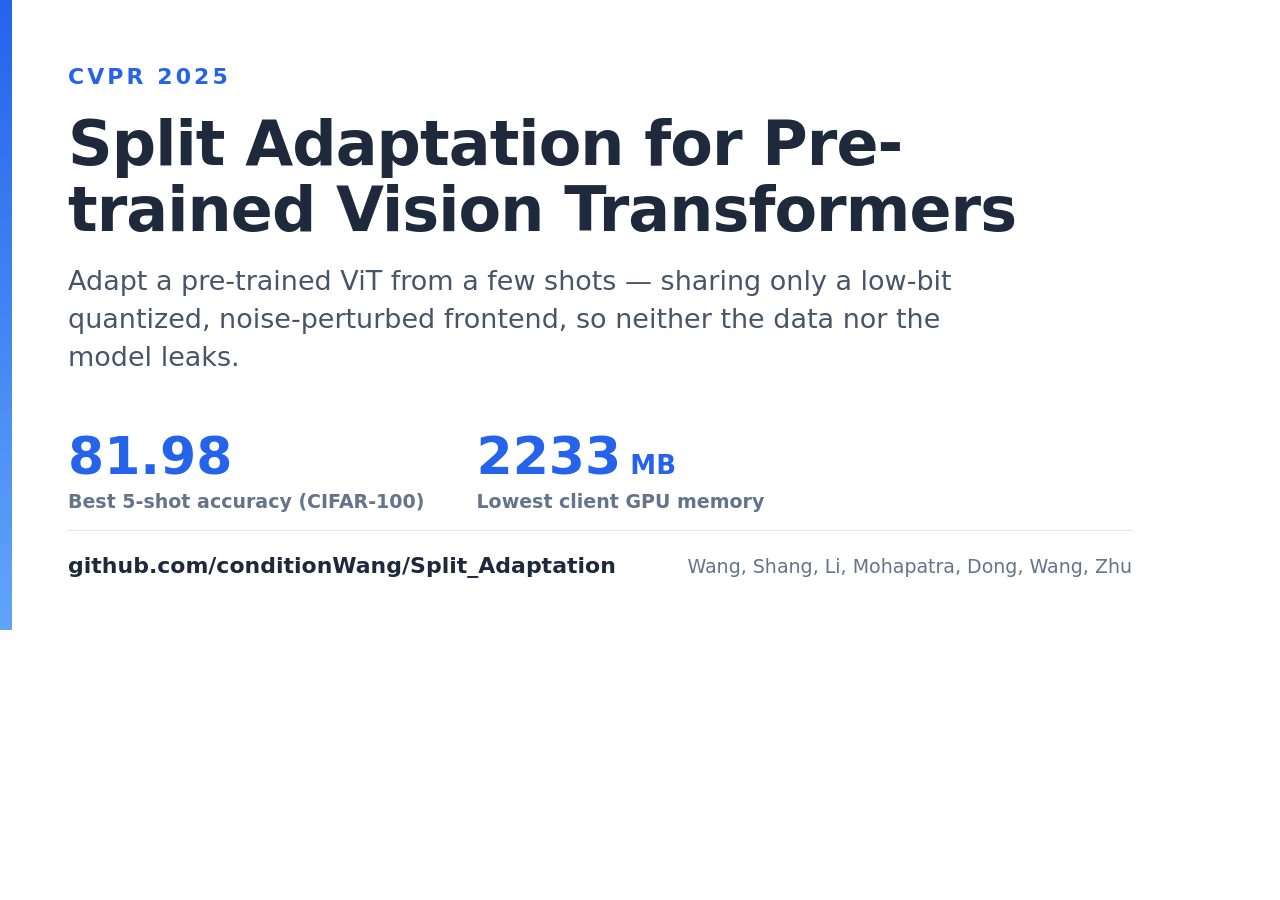
<file: og-card.html>
<!DOCTYPE html>
<html lang="en">
<head>
<meta charset="utf-8">
<style>
  *{margin:0;padding:0;box-sizing:border-box}
  html,body{width:1200px;height:630px}
  body{
    font-family:'Inter','Segoe UI',system-ui,-apple-system,BlinkMacSystemFont,sans-serif;
    background:#ffffff;color:#1e293b;
    padding:64px 68px;position:relative;overflow:hidden;
  }
  .eyebrow{font-size:22px;font-weight:700;letter-spacing:.14em;text-transform:uppercase;color:#2563eb;margin-bottom:22px}
  h1{font-size:62px;font-weight:800;line-height:1.06;letter-spacing:-.015em;max-width:1000px;margin-bottom:20px}
  .sub{font-size:27px;line-height:1.4;color:#475569;max-width:960px;font-weight:500}
  .stats{position:absolute;left:68px;bottom:118px;display:flex;gap:52px}
  .stat .num{font-size:52px;font-weight:800;color:#2563eb;line-height:1;font-variant-numeric:tabular-nums}
  .stat .lab{font-size:19px;color:#64748b;font-weight:600;margin-top:8px}
  .foot{position:absolute;left:68px;right:68px;bottom:52px;display:flex;justify-content:space-between;align-items:center;
        border-top:1px solid #e2e8f0;padding-top:22px}
  .foot .venue{font-size:22px;font-weight:700;color:#1e293b}
  .foot .auth{font-size:19px;color:#64748b}
  .bar{position:absolute;top:0;left:0;width:12px;height:100%;background:linear-gradient(180deg,#2563eb,#60a5fa)}
</style>
</head>
<body>
  <div class="bar"></div>
  <div class="eyebrow">CVPR 2025</div>
  <h1>Split Adaptation for Pre-trained Vision Transformers</h1>
  <p class="sub">Adapt a pre-trained ViT from a few shots &mdash; sharing only a low-bit quantized,
     noise-perturbed frontend, so neither the data nor the model leaks.</p>
  <div class="stats">
    <div class="stat"><div class="num">81.98</div><div class="lab">Best 5-shot accuracy (CIFAR-100)</div></div>
    <div class="stat"><div class="num">2233<span style="font-size:26px"> MB</span></div><div class="lab">Lowest client GPU memory</div></div>
  </div>
  <div class="foot">
    <span class="venue">github.com/conditionWang/Split_Adaptation</span>
    <span class="auth">Wang, Shang, Li, Mohapatra, Dong, Wang, Zhu</span>
  </div>
</body>
</html>
</file>
<file: static/css/paper.css>
/* ══════════════════════════════════════════════════════════════════════
   Forgetting to Forget — project page
   Load order: bulma.min.css → paper.css

   Every value here is taken from one of the reference pages the author
   supplied, not invented:
     A  locuslab.github.io/safety-pretraining          (REF-locuslab.css)
     B  chongyu-fan.netlify.app/posts/pion             (REF-pion-inline.css)
     C  Horwitz Academic-project-page-template         (index.css)
   Rule of thumb used throughout: C owns page chrome (tokens, buttons,
   header), B owns content typography (figures, tables, callouts, captions),
   A owns the frosted nav bar and the footer scale. Where two references
   disagree the domain owner wins and the loser is named inline.

   ── DELIBERATE DECISIONS, PRESERVED ON PURPOSE ──────────────────────────
   1. The h1 — and ONLY the h1 — breaks out of the content column so the
      79-character headline lands on two lines. Author's explicit
      instruction. Technique is B's (.fig-breakout uses the identical
      left:50% / translateX(-50%) re-centring); the scope is ours.
   2. Tables use a NEUTRAL GREY row tint (--background-accent) for our own
      rows and no per-cell emphasis, because the paper's only in-table
      emphasis device is \rowcolor{gray!20}. B's blue tint and B's
      `tbody td strong{color:accent}` are deliberately NOT adopted.
   3. NO DARK BANDS anywhere. Every surface is white, #f8fafc or #f1f5f9.
      A's five coloured section bands and any inverted header/footer are
      deliberately not adopted.

   ── CROSS-CUTTING FIX none of the domain audits caught ──────────────────
   `.abstract,.section p,.goals li{font-size:1.1rem;line-height:1.8}` has
   specificity (0,1,1). Every caption class — .fig-caption, .tbl-caption,
   .tbl-hint — and .insight-n are (0,1,0) on a <p>, so the prose rule was
   silently beating all of them and the captions were rendering at 1.1rem/1.8
   instead of .88rem/1.55. Fixed by qualifying those selectors with `p.`
   (or `.insight p.insight-n`) so they reach (0,1,1)+ and win. Same reason
   .insight's type is set on `.insight p` and not only on the container as
   B does: B has no competing `.section p` rule, this page does.
   ══════════════════════════════════════════════════════════════════════ */

/* ── 0. TOKENS — Reference C's :root, verbatim ───────────────────────── */
:root{
  --primary-color:#2563eb;      /* C --primary-color; A #3b5bfe and B #4485C7
                                   both differ — C wins, this is page chrome */
  --primary-hover:#1d4ed8;      /* C */
  --text-primary:#1e293b;       /* C */
  --text-secondary:#64748b;     /* C; == B --proj-muted #64748b */
  --text-light:#94a3b8;         /* C; == B --proj-faint #94a3b8 */
  --background-primary:#ffffff;
  --background-secondary:#f8fafc;
  --background-accent:#f1f5f9;
  --background-soft:#fafbfd;    /* B --proj-bg-softer; was hard-coded in .eq */
  --border-color:#e2e8f0;

  --shadow-sm:0 1px 2px 0 rgb(0 0 0 / .05);
  --shadow-md:0 4px 6px -1px rgb(0 0 0 / .1), 0 2px 4px -2px rgb(0 0 0 / .1);
  --shadow-lg:0 10px 15px -3px rgb(0 0 0 / .1), 0 4px 6px -4px rgb(0 0 0 / .1);

  --gradient-accent:linear-gradient(135deg,#f093fb 0%,#f5576c 100%); /* C */
  --title-width:1000px;         /* no reference; serves decision 1 above */
  --border-radius:12px;
  --transition:all .3s cubic-bezier(.4,0,.2,1);

  /* Math face for .eq only. B uses this stack for its rendered math glyphs
     (.sigma-label, .out-input); prose stays in --sans. */
  --math:'Latin Modern Math','Cambria Math',serif;
  --sans:'Inter','Segoe UI',-apple-system,BlinkMacSystemFont,sans-serif;
  --mono:'SF Mono','Monaco','Cascadia Code','Roboto Mono',monospace;
}

*{box-sizing:border-box}
/* Header measures 66.6px (bar 12+12 pad, nav a 25.6px line-box + 8+8 pad,
   +1px border). 4.5rem left 5.4px clearance — an anchored h2 landed flush
   against the bar. B budgets 24px (.project-content h2{scroll-margin-top:24px}),
   so 66.6+24 ≈ 90.6px → 5.5rem. */
html{-webkit-text-size-adjust:100%;scroll-behavior:smooth;scroll-padding-top:5.5rem}
body{
  margin:0;
  background:var(--background-primary);
  color:var(--text-primary);
  font-family:var(--sans);
  font-size:16px;line-height:1.6;                 /* C body */
  -webkit-font-smoothing:antialiased;
}
img{max-width:100%;height:auto;display:block}
a{color:var(--primary-color);text-decoration:none;transition:var(--transition)}
a:hover{color:var(--primary-hover);text-decoration:underline}
:focus-visible{outline:2px solid var(--primary-color);outline-offset:2px}

/* ── 1. WIDTH & SECTION RHYTHM ────────────────────────────────────────
   The template's own chain produces the measure; nothing is hand-set.
   960 container → columns −.75rem → .is-four-fifths 80% → −.75rem = 763.2px
   (B's .project-content is 740px, A's .hero-center 900px — we sit between).
   The side gutter is kept: removing it is what made the page touch the
   viewport edge on phones.                                              */
.column.is-four-fifths > *{max-width:100%}
/* Reproduces the margin-collapse B gets for free from a single content
   flow. Margins never collapse across section padding, so without this the
   section's last <p> adds a dead 24px on top of the padding. */
.column.is-four-fifths > *:last-child{margin-bottom:0}

/* was 3rem: 24 (trailing p) + 48 + 48 = 120px between body text and the
   next h2. B has no section padding at all — its whole inter-section gap is
   .project-content h2{margin:2.4em 0 .7em} = 65.28px. A's section{padding:72px 0}
   = 144px, but A pays for it with five coloured bands, which decision 3
   rules out here. 36+36 = 72px. */
.section{padding:2.25rem 1.5rem}
/* Top from C .publication-header .hero-body{padding:6rem 1.5rem 4rem};
   bottom tightened to 48px so hero→Abstract is 84px, not 112px. */
.hero .hero-body{padding:4rem 1.5rem 3rem}
@media(max-width:768px){
  .section{padding:1.75rem 1rem}   /* A mobile section{padding:56px 0} */
  .hero .hero-body{padding:2rem 1rem}
}

/* ── 2. SECTION BANDS — Reference C's is-light. Decision 3: light only. ── */
.hero,.section{background:var(--background-primary);animation:none}
.section.is-tinted{
  background:var(--background-secondary);
  border-top:1px solid var(--border-color);
  border-bottom:1px solid var(--border-color);
}

/* ── 3. TYPE ─────────────────────────────────────────────────────────── */
h1{
  font-family:var(--sans);
  font-size:3rem;            /* A .hero-title h1 */
  font-weight:800;           /* C .publication-title */
  line-height:1.1;           /* C .publication-title */
  letter-spacing:-.012em;    /* B .project-title */
  margin:0 0 2rem;text-align:center;
  color:var(--text-primary);overflow-wrap:break-word;
}
@media(max-width:768px){h1{font-size:2.5rem;line-height:1.2;margin-bottom:1.5rem}}
@media(max-width:480px){h1{font-size:2rem}}
/* No reference tints a word inside a title (A's h1 has no <em>, B's title is
   one ink). Kept as a deliberate one-word device. */
h1 em{font-style:normal;color:var(--primary-color)}

/* DELIBERATE DECISION 1 — the title, and ONLY the title, breaks out of the
   content column so the 79-character headline lands on two lines. Requested
   explicitly by the author. The mechanism is B's own break-out technique
   (.fig-grid.fig-breakout{max-width:1080px;position:relative;left:50%;
   transform:translateX(-50%)}); we scope it to h1 instead of to figure rows,
   leaving every other element on the 763.2px measure. */
.hero .column.is-four-fifths > h1{
  max-width:none;width:min(var(--title-width),calc(100vw - 3rem));
  position:relative;left:50%;transform:translateX(-50%);
}
@media(max-width:1024px){
  .hero .column.is-four-fifths > h1{width:auto;left:auto;transform:none}
}

/* h2 left-aligned (A and B). Separation device is B's FULL-WIDTH hairline
   (.project-content h2{padding-bottom:.35em;border-bottom:1px solid}) —
   that is what was missing when section starts read as weak. C's 60px accent
   bar is kept, straddling the hairline at bottom:-2px, so no colour decision
   is lost. Spacing: was 1rem pad + 2rem margin = 48px of dead air; B's is
   9.52 + 19.04 = 28.6px, so 8 + 20 = 28px here. */
h2{
  font-family:var(--sans);
  font-size:2rem;                     /* bulma .title.is-3, which C styles */
  font-weight:700;line-height:1.2;
  letter-spacing:-.005em;             /* B .project-content h2 */
  color:var(--text-primary);text-align:left;
  margin:0 0 1.25rem;padding-bottom:.5rem;
  border-bottom:1px solid var(--border-color);
  position:relative;overflow-wrap:break-word;
}
h2::after{
  content:'';position:absolute;bottom:-2px;left:0;
  width:60px;height:3px;background:var(--gradient-accent);border-radius:2px;
}
@media(max-width:768px){h2{font-size:1.6rem}}

/* h3 / .eql-cntrb rules deleted: the document has zero <h3> and never uses
   .eql-cntrb. See the markup notes if either is added back. */

p{margin:0 0 1.5rem;overflow-wrap:break-word}
.abstract,.section p,.goals li{font-size:1.1rem;line-height:1.8;text-align:left} /* C .content.has-text-justified */
b,strong{font-weight:700;color:var(--text-primary)}
em{font-style:italic}

code{
  font-family:var(--mono);font-size:.9em;      /* B .project-content code */
  background:var(--background-accent);
  padding:.12em .34em;border-radius:3px;color:var(--text-primary);
}

/* ── 4. HEADER — Reference A's frosted bar ───────────────────────────── */
header{
  position:sticky;top:0;z-index:100;
  background:rgba(255,255,255,.85);            /* A .nav */
  backdrop-filter:blur(12px);-webkit-backdrop-filter:blur(12px);
  border-bottom:1px solid var(--border-color);
}
/* A's nav bar is deliberately WIDER than its content column:
   .container{max-width:1100px} for the nav vs .hero-center{max-width:900px}
   for the body. Same relationship here — 1100px bar over the 763px column. */
header > .container{max-width:1100px!important;width:min(100% - 2.5rem,1100px)}
header .bar{
  display:flex;align-items:center;justify-content:space-between;
  gap:1rem;padding:12px 1.25rem;                 /* A nav .container */
}
.brand{font-weight:700;font-size:16px;color:var(--text-primary)}
nav{display:flex;gap:6px;flex-wrap:wrap}
nav a{font-size:16px;font-weight:600;color:#374151;   /* A .nav-links a */
      padding:8px 10px;border-radius:8px;text-decoration:none}
nav a:hover{background:var(--background-accent);color:var(--text-primary);
            text-decoration:none}
@media(max-width:768px){header{display:none}}

/* ── 5. HERO ─────────────────────────────────────────────────────────── */
/* was 1.25rem for both, which no reference declares anywhere.
   A #authors{font-size:1.15rem;line-height:1.7;letter-spacing:.1px}
   B .project-affiliations{font-size:.92rem;color:--proj-muted;line-height:1.65}
   — the affiliation line is meant to be SMALLER and quieter than the authors. */
.authors{
  font-size:1.15rem;font-weight:500;line-height:1.7;letter-spacing:.1px;
  color:var(--text-primary);margin:0 0 .5rem;
}
.authors a{color:var(--primary-color);font-weight:600}
.affil{
  font-size:.92rem;font-weight:400;line-height:1.65;
  color:var(--text-secondary);margin:0 0 1.5rem;
}
.placeholder{        /* no reference analogue; every colour resolves to a token */
  background:var(--background-accent);
  border-bottom:1.5px dashed var(--text-light);
  padding:.05em .3em;border-radius:2px;
  color:var(--text-secondary);font-weight:500;
}

/* TL;DR — CONFLICT RESOLVED: the spacing audit kept 1.05rem/1.7 and fixed
   only the box; the token audit showed 1.05rem exists in no reference.
   Both are honoured: B .tldr{padding:18px 22px;margin:1.6em 0 2em} for the
   box, B .callout{font-size:.98rem;line-height:1.65} for the type.
   `auto` kept on the horizontal margin — this layout needs the centring. */
.tldr{
  text-align:left;font-size:.98rem;line-height:1.65;color:var(--text-primary);
  background:var(--background-secondary);
  border:1px solid var(--border-color);
  border-left:4px solid var(--primary-color);
  border-radius:var(--border-radius);
  padding:18px 22px;margin:1.6em auto 2em;
}

/* Buttons — Reference C (it explicitly overrides Bulma's is-rounded to 12px).
   B .project-links{gap:10px;margin:22px 0 6px} for the row. */
.btns{display:flex;gap:.5rem;flex-wrap:wrap;justify-content:center;margin-top:22px}
.btn{
  display:inline-flex;align-items:center;gap:.5rem;
  font-family:var(--sans);font-size:1rem;font-weight:600;line-height:1;
  padding:.75rem 1.25rem;border-radius:var(--border-radius);
  background:var(--text-primary);color:#fff;border:none;   /* C .button.is-dark */
  box-shadow:var(--shadow-md);text-decoration:none;transition:var(--transition);
}
.btn:hover{background:var(--primary-color);color:#fff;text-decoration:none;
           transform:translateY(-2px);box-shadow:var(--shadow-lg)}
.btn:active{transform:translateY(0);box-shadow:var(--shadow-md)}
.btn.ghost{background:var(--background-accent);color:var(--text-primary);
           border:1px solid var(--border-color);box-shadow:none}
.btn.ghost:hover{background:var(--primary-color);color:#fff;
                 border-color:var(--primary-color)}
.btn svg{width:16px;height:16px;flex:none}
/* C: @media(max-width:768px){.button{font-size:.875rem;padding:.75rem 1rem}}
   — this step was missing; only the <=480 full-width block existed. */
@media(max-width:768px){.btn{font-size:.875rem;padding:.75rem 1rem}}
@media(max-width:480px){
  .btns{display:block}
  .btn{width:100%;margin-bottom:.5rem;justify-content:center}
}

/* ── 6. ABSTRACT — plain prose; every reference renders it unboxed ────── */
.abstract{background:none;border:0;border-radius:0;padding:0;margin:0;
          color:var(--text-primary)}

/* ── 7. FIGURES ──────────────────────────────────────────────────────────
   B sizes every figure image on BOTH axes:
     .fig-grid figure img{max-width:100%;max-height:220px;width:auto;height:auto;
                          object-fit:contain}
     .fig-grid.equal-height figure img{height:320px;max-height:320px;width:auto}
   Sizing by width alone is what made the near-square figures render ~2x
   taller than the wide ones off one identical rule: on a 361.6px panel column
   a 2.03:1 panel is 178.0px tall but a 0.96:1 panel is 376.3px.
   B never applies .fig-breakout to a standalone <figure> or to a 2-panel row,
   so no break-out rule is added here — break-out stays scoped to h1
   (decision 1). Breaking fig-1 out to 1080px would take it from 345.7px to
   489.2px tall, i.e. straight into the complaint.                        */

.figure-block{margin:1.4em auto;text-align:center}
/* the 4-panel teaser is 2.2:1 — capping it by height alone would leave it
   full-column-wide; cap the width too. */
.figure-block.teaser img{max-width:640px;max-height:none}   /* B .project-content figure */
/* C's in-body image treatment (shadow, no border), but in B's max-width form
   (.project-content img{max-width:100%;height:auto;display:block;margin:14px auto})
   rather than width:100%. A forced 100% stretch makes ANY max-height
   structurally unreachable — that is why no height cap could be attached to
   this class before. 70vh guard is C index.css .publication-banner{max-height:70vh}.
   Non-binding for fig-1: 2000x906 clamps to the 763.2px column = 345.7px. */
.figure-block img{
  max-width:100%;width:auto;height:auto;max-height:300px;
  margin-inline:auto;
  border:none;padding:0;background:none;
  border-radius:var(--border-radius);box-shadow:var(--shadow-md);
}
/* fig-5 is 1125x1087, i.e. near-square, so HEIGHT is the binding axis:
   440px of width buys 425.1px of height — 23% taller than the 4-panel teaser,
   for the page's least important figure. B's 320px cap lands it at
   331.2 x 320px. max-width:440px is kept as the ceiling for a future wide plot. */
.figure-block.plot img{max-width:330px;max-height:260px}

/* Multi-panel row — B: ONE outer frame, borderless panels inside.
   Two adjacent frames read as two separate figures.
   gap / padding are B .fig-grid verbatim; the top margin had drifted from
   B's 1.4em to 2rem. */
.fig2{
  display:grid;grid-template-columns:repeat(2,minmax(0,1fr));
  gap:10px 12px;align-items:end;justify-items:center;
  margin:1.4em auto .3em;padding:12px 14px 10px;
  background:#fff;border:1px solid var(--border-color);border-radius:8px;
  box-shadow:0 1px 3px rgba(15,23,42,.04);
}
/* B .fig-grid figure. Without width/height 100% the figure is fit-content, so
   the child's max-width:100% resolves against an indeterminate box; without
   the flex column, align-items:end on the grid has nothing to bottom-align,
   so once max-height starts shrinking one panel more than the other the
   captions drift out of line. */
.fig2 figure{
  margin:0;display:flex;flex-direction:column;
  align-items:center;justify-content:flex-end;
  width:100%;height:100%;
}
/* max-height:320px is THE fix. fig-2 (953x469) unchanged at 178.0px, the cap
   is not binding. fig-3 (1034x1076) 376.3 → 320px (307.5px wide). fig-4
   (1058x1010) 345.2 → 320px (335.2px wide). Also fixes the stacked case:
   below 680px the row collapses to one column and fig-3 rendered 505.3px tall.
   320px is B's .equal-height value, NOT its general 220px: 220px is B's cap
   for dense 3-4 panel rows and would shrink fig-3 to 211.4px inside a
   361.6px column — 42% whitespace and an unreadable heatmap.
   CONFLICT RESOLVED: the 8px caption gap lives on the image's margin-bottom
   (B .fig-grid figure img{margin:0 auto 8px}), not on the caption's
   margin-top — the caption audit proposed the latter; inside a flex column
   the two are visually identical, so B's own placement wins. */
.fig2 img{
  max-width:100%;max-height:200px;width:auto;height:auto;object-fit:contain;
  margin:0 auto 8px;
  border:none;border-radius:0;box-shadow:none;background:none;
}
/* B .fig-grid figcaption verbatim, including white-space:nowrap +
   overflow:visible — a wrapped panel label breaks the shared caption baseline,
   and spilling is preferable to clipping. Both panel labels measure ~220px at
   .8rem, well inside the 361.6px column and inside the ~388px mobile column. */
.fig2 figcaption{
  font-size:.8rem;font-style:normal;color:var(--text-primary);
  text-align:center;margin:0;border:0;padding:0;
  white-space:nowrap;overflow:visible;
}
@media(max-width:680px){.fig2{grid-template-columns:1fr}}

/* ── FIGURE / TABLE CAPTIONS — Reference B ───────────────────────────────
   B's caption colour --proj-muted #64748b is identical to --text-secondary.
   Contrast on #ffffff = 4.76:1 and on the #fafbfd equation card = 4.60:1,
   both passing WCAG AA for normal text. No colour change is warranted.
   NOTE the `p.` qualifiers: .fig-caption / .tbl-caption / .tbl-hint are all
   used on <p> inside .section, and .section p is (0,1,1). Unqualified these
   captions lost every declaration to the prose rule and rendered at
   1.1rem/1.8. See the cross-cutting fix note in the file header.        */
figcaption,p.fig-caption{
  text-align:center;font-size:.88rem;line-height:1.55;
  color:var(--text-primary);max-width:96%;margin:10px auto 0;
  border-left:0;padding-left:0;
}
/* Deliberate deviation from B, which has no b/strong rule and lets its
   "Figure N." label inherit the muted italic. The darker upright label
   anchors the caption — this is MORE contrast than B, not less. */
figcaption b,figcaption strong,p.fig-caption b,p.fig-caption strong{
  color:var(--text-primary);font-weight:700;font-style:normal;
}
/* B's .fig-caption margin (10px auto 0) assumes the caption sits INSIDE
   <figure>, whose 1.4em bottom margin supplies the gap. Here .fig-caption is
   a standalone <p> sibling of .fig2 and the next <p> has margin-top:0, so
   body text butted straight onto the caption with 0px between. Restore B's
   figure bottom margin on the element that actually terminates the figure.
   Scoped with p. so captions inside <figure class="figure-block"> are
   untouched. */
p.fig-caption{margin-bottom:1.4em}

/* ── 8. CALLOUTS / LISTS / EQUATIONS ─────────────────────────────────── */

/* Insight — B .callout: a rail, not a box. Geometry was already B verbatim;
   the type declarations B carries were missing.
   B sets colour/size/leading on the CONTAINER only. That form does not work
   here: .section p (0,1,1) targets the child <p> directly and beats
   inheritance, so the size is restated on .insight p. */
.insight{
  position:relative;
  background:none;border:0;border-radius:0;
  border-left:2px solid var(--primary-color);
  padding:4px 0 4px 18px;margin:1.6em 0;
  color:var(--text-primary);
  font-size:.98rem;line-height:1.65;
}
.insight p{margin:0;font-size:.98rem;line-height:1.65}
/* B .callout p + p. Without it the eyebrow label collides with the body text:
   .insight p (0,1,1) zeroes any margin .insight-n sets on itself. */
.insight p + p{margin-top:.5em}

/* Eyebrow label — B's only primary-coloured uppercase label is .tldr h2:
   .78rem / 700 / uppercase / --proj-primary, tracked at 0.14em (was .08em,
   which B uses only at lighter weights on .axes-anim-title .badge).
   Needs (0,2,1) to clear both .section p and .insight p. */
.insight p.insight-n{
  font-family:var(--sans);
  font-size:.78rem;font-weight:700;letter-spacing:.14em;text-transform:uppercase;
  color:var(--primary-color);margin:0;
}

/* Goals — CONFLICT RESOLVED. The token audit wanted the marker at 1.1rem in
   --primary-color ("a marker should not be smaller than the line it labels").
   The callout audit is followed instead: B NEVER accent-colours a list
   marker, and its one numbered list (.algo-block ol.algo-steps) renders the
   counter deliberately recessive — faint grey, monospace, .74rem,
   right-aligned in a 26px gutter with a 14px gap, baseline-aligned via flex.
   Blue is the link colour on this page; a blue "01" reads as clickable.
   The 26+14=40px gutter also reproduces the old 2.4rem (38.4px) indent, so
   the text block does not move.
   Item spacing 1rem → .4em: B .project-content li and B .tldr li both use
   0.4em. List bottom margin from B .project-content > ul{margin:0 0 1.05em};
   the top margin stays 1.5rem because it collapses with the preceding p. */
.goals{list-style:none;padding:0;margin:1.5rem 0 1.05em;background:none;border:0}
.goals li{
  display:flex;align-items:baseline;
  background:none;padding:0;margin:0 0 .4em;
}
.goals .n{
  width:26px;flex-shrink:0;text-align:right;margin-right:14px;
  font-family:var(--mono);font-size:.74rem;font-weight:400;
  color:var(--text-light);
}
.goals li > div{flex:1;min-width:0}
.goals b{font-weight:700;color:var(--text-primary)}

/* Equations — B has NO equation container at all: its display math is bare
   (mjx-container[display="true"]{margin:1em 0}) with
   mjx-container{overflow-x:auto;max-width:100%}. The soft card this page
   wants is actually B's .tldr, so .tldr's real numbers are used:
   padding 18px 22px, margin 1.6em 0 2em, --proj-bg-softer #fafbfd.
   CONFLICT RESOLVED — font: the token audit said var(--sans)/1.02rem/1.75;
   the callout audit said B's math face and 1.65 leading. Split by evidence:
     • family → the math audit wins. This block is pure math glyphs
       (ℓ 𝔼 𝒟 𝒮 Σ ‖ θ λ) and B renders math glyphs in 'Latin Modern Math'
       (.sigma-label, .out-input), never in Inter. .eq-note is pinned back to
       --sans below so the prose annotations stay in Inter.
     • size → 1.02rem. Both audits agree 1.03rem is invented; 1.02rem is B's
       real content measure (.project-content{font-size:1.02rem}).
     • leading → 1.65 (B .callout / .project-wrap). 1.75 has no counterpart. */
.eq{
  background:var(--background-soft);
  border:1px solid var(--border-color);
  border-radius:10px;
  padding:18px 22px;
  margin:1.6em 0 2em;
  overflow-x:auto;max-width:100%;
  font-family:var(--math);
  font-variant-numeric:tabular-nums;               /* B .algo-block */
  font-size:1.02rem;line-height:1.65;text-align:center;
}
.eq i{font-style:italic}
.eq-line{display:block;white-space:nowrap}
/* The two .eq blocks at index.html:332-338 are ONE equation in two halves.
   The spacing audit proposed `.eq + .eq{margin-top:.5em}` alone — that does
   NOT work: adjacent block margins collapse to max(2em,.5em)=2em, so the
   pair still reads as two separate blocks. Both sides must be reduced, which
   needs :has to select "an .eq that is followed by an .eq". Collapsed result
   is max(.5em,.5em)=8px. Pattern is B .callout p + p{margin-top:.5em}.
   Browsers without :has degrade to the current 2em gap — no breakage. */
.eq:has(+ .eq){margin-bottom:.5em}
.eq + .eq{margin-top:.5em}

/* B applies NO colour inside any equation. Its sole "this is the term we
   added" device is .algo-diff — an amber wash plus an inset left rail,
   deliberately off-palette, because the accent blue is the link colour and a
   blue glyph inside math reads as a hyperlink. Chip geometry from
   .axes-anim-sub .corner. */
/* B .algo-steps li > .comment — the trailing annotation on a math line.
   Family pinned to --sans so prose stays in Inter inside the serif .eq. */
.eq-note{
  font-family:var(--sans);
  font-style:normal;font-size:.8rem;
  color:var(--text-secondary);
  padding-left:18px;
  white-space:nowrap;
}

/* ── 9. TABLES — Reference B ─────────────────────────────────────────────
   B is the ONLY reference with table rules: C's index.css has none and A has
   none. Every value below is one of B's declarations, with B's
   --proj-primary #4485C7 translated to --primary-color #2563eb wherever a
   tint is derived from the accent.                                      */

/* Caption sits ABOVE the table (academic convention); typography is B's
   figcaption. `p.` qualifier per the cross-cutting fix. */
p.tbl-caption{
  font-size:.88rem;line-height:1.55;
  color:var(--text-primary);text-align:center;
  max-width:96%;margin:2rem auto .6rem;
}
p.tbl-caption b,p.tbl-caption strong{color:var(--text-primary);font-weight:700;
                                     font-style:normal}

/* B's ENTIRE narrow-screen strategy: one framed scroll box with an
   always-visible thin scrollbar, min-width:max-content, nowrap cells — and no
   media query and no font shrink anywhere. The scrollbar block is the
   load-bearing part: on macOS/iOS the overlay scrollbar is invisible at rest,
   so without a tinted 6px thumb the reader gets no signal that a 10-column
   table scrolls at all. */
.tbl-scroll{
  overflow-x:auto;-webkit-overflow-scrolling:touch;
  width:100%;max-width:100%;
  margin:0 0 2em;
  border:1px solid var(--border-color);border-radius:10px;
  background:#fff;box-shadow:0 1px 2px rgba(15,23,42,.04);
  scrollbar-width:thin;
  scrollbar-color:rgba(37,99,235,.35) transparent;
}
.tbl-scroll::-webkit-scrollbar{height:6px}
.tbl-scroll::-webkit-scrollbar-track{background:transparent}
.tbl-scroll::-webkit-scrollbar-thumb{background:rgba(37,99,235,.35);border-radius:999px}

table{
  width:100%;
  border-collapse:separate;border-spacing:0;   /* B */
  margin:0;background:#fff;
  font-family:var(--sans);font-size:.88rem;line-height:1.4;
  font-variant-numeric:tabular-nums;
}
/* Replaces the two hand-picked pixel floors (min-width:660px and
   table.compact{min-width:520px}). The table becomes exactly as wide as its
   content needs: never forces a scrollbar when it fits, never compresses
   columns when it does not. This is why .compact no longer has a rule. */
.tbl-scroll > table{min-width:max-content}

/* Numeric cells are CENTRED. B right-aligns no table cell anywhere in its
   269 rules; the previous text-align:right had no reference support.
   One uniform 9px 12px on every cell — B has no first/last-child gutters,
   and nowrap stays on EVERY cell because that is what makes max-content and
   the scroll frame work. */
th,td{
  padding:9px 12px;
  text-align:center;vertical-align:middle;
  border-bottom:1px solid var(--border-color);
  white-space:nowrap;
}

/* B makes the header DARKER than body text (#0a1f44); the previous rule
   de-emphasised it with caption grey. Weight 600 not 700, .74rem not .78rem,
   plus B's uppercase + .04em header signature, a soft vertical gradient
   instead of a flat fill, and a 2px rule instead of 1.5px.
   position:sticky is NOT carried over — the container scrolls horizontally
   only, so it is inert here (and in B). */
thead th{
  background:linear-gradient(to bottom,#f7f9fc,#eef2f7);
  color:#0a1f44;
  font-weight:600;font-size:.74rem;
  text-transform:uppercase;letter-spacing:.04em;
  border-bottom:2px solid var(--border-color);
}
thead th:first-child{text-align:left}

/* Label column: left, weight 600, persistently tinted so it stays readable as
   an anchor while the table is scrolled sideways. B does this on
   tbody td:first-child; here every body row opens with <th scope="row">. */
tbody th{
  text-align:left;font-weight:600;color:var(--text-primary);
  background:rgba(248,250,253,.6);
}
.indent{padding-left:2rem!important}

/* Zebra on the numeric cells only — the label column carries its own tint.
   Ten-row, ten-column tables are unreadable without it. .group and .ours are
   excluded so the grey emphasis rows still win. */
tbody tr:nth-child(even):not(.group):not(.ours) td{background:rgba(248,250,253,.45)}

/* B's row hover, 6% on data cells / 10% on the label cell, translated from
   B's #4485C7 to --primary-color #2563eb. */
tbody tr:hover:not(.group):not(.ours) td{background:rgba(37,99,235,.06)}
tbody tr:hover:not(.group):not(.ours) th{background:rgba(37,99,235,.10)}

/* Section rows: a light tint, never a near-black band (decision 3). */
tbody tr.group td{
  background:var(--background-accent);color:var(--text-primary);
  font-size:.78rem;font-weight:700;letter-spacing:.06em;text-transform:uppercase;
  text-align:left;padding:.45rem .7rem .45rem 1.1rem;
}

/* DELIBERATE DECISION 2 — the paper's only in-table emphasis device is
   \rowcolor{gray!20}, a neutral grey row tint. B's blue tint and B's per-cell
   `tbody td strong{color:accent}` are deliberately NOT adopted.
   Moved off the <tr> onto the cells, with a :hover twin, because the new
   zebra and hover rules would otherwise out-specify a tr-level background. */
tbody tr.ours td,tbody tr.ours th,
tbody tr.ours:hover td,tbody tr.ours:hover th{
  background:var(--background-accent);
}

/* B: the last row must not draw a 1px rule into the rounded bottom edge of
   the scroll frame. `th` included because our first body cell is a <th>. */
tbody tr:last-child td,tbody tr:last-child th{border-bottom:none}

/* The old @media(max-width:768px) table{font-size:.82rem} / th,td{padding:.45rem}
   shrink is dropped: no reference supports it, and shrinking type is the
   wrong lever once the table is guaranteed to scroll. Only the .tbl-hint
   reveal is kept — the class has no reference analogue but it is a harmless
   affordance that reinforces B's scroll model. `p.` qualifier as above. */
p.tbl-hint{display:none}
@media(max-width:768px){
  p.tbl-hint{display:block;font-size:.8rem;font-style:normal;line-height:1.55;
             color:var(--text-secondary);margin:.4rem 0 1.5rem;text-align:center}
  /* C: .content.has-text-justified{font-size:1rem} at this breakpoint —
     the desktop prose scale was taken from C but its mobile step was not. */
  .abstract,.section p,.goals li{font-size:1rem}
}

/* ── 10. BIBTEX — light surface (decision 3) ─────────────────────────── */
.bib{position:relative}
.bib pre{
  background:var(--background-accent);color:var(--text-primary);
  border:1px solid var(--border-color);border-radius:10px;
  padding:1.4rem 1.3rem;overflow-x:auto;margin:0;
  font-family:var(--mono);font-size:.9rem;line-height:1.65;   /* C pre */
}
.copy{
  position:absolute;top:.85rem;right:.85rem;
  font-family:var(--sans);font-size:.9rem;font-weight:600;  /* C .copy-bibtex-btn;
      .78rem was the table-header/eyebrow size, not a button size */
  background:#fff;color:var(--text-primary);
  border:1px solid var(--border-color);border-radius:8px;
  padding:.45rem .75rem;cursor:pointer;transition:var(--transition);
}
.copy:hover{background:var(--primary-color);color:#fff;
            border-color:var(--primary-color)}
/* C .copy-bibtex-btn.copied{background:#10b981}. Using the accent for the
   confirmed state made "done" indistinguishable from :hover. */
.copy.done{background:#10b981;color:#fff;border-color:#10b981}

/* ── 11. FOOTER + SCROLL-TO-TOP ──────────────────────────────────────── */
/* C .footer{padding:3rem 1.5rem} carries no margin, and neither does A's.
   The old 2rem margin-top put a 32px white gap between #cite's border-bottom
   and footer's border-top — two hairlines 32px apart. Now the tinted #cite
   band hands straight off to the tinted footer. */
footer{border-top:1px solid var(--border-color);margin-top:0;
       padding:3rem 1.5rem;background:var(--background-secondary)}
footer p{font-size:.95rem;                       /* A footer */
         line-height:1.7;color:var(--text-secondary);   /* C .footer .content */
         margin:0 0 .6em;text-align:center}

/* C .scroll-to-top is a FILLED accent button that darkens on hover. The old
   rule had a white rest state (no counterpart in any reference) and used C's
   rest state as its hover — the whole interaction was shifted one step. */
.scroll-to-top{
  position:fixed;bottom:1.5rem;right:1.5rem;z-index:60;
  width:44px;height:44px;border-radius:50%;
  border:none;background:var(--primary-color);color:#fff;
  cursor:pointer;display:grid;place-items:center;
  opacity:0;visibility:hidden;transform:translateY(8px);
  transition:var(--transition);box-shadow:var(--shadow-lg);
}
.scroll-to-top.visible{opacity:1;visibility:visible;transform:none}
.scroll-to-top:hover{background:var(--primary-hover);color:#fff}
.scroll-to-top svg{width:16px;height:16px}

@media(prefers-reduced-motion:reduce){
  html{scroll-behavior:auto}
  *,*::before,*::after{animation-duration:.01ms!important;
    animation-iteration-count:1!important;transition-duration:.01ms!important}
}
@media(prefers-reduced-transparency:reduce){
  header{background:#fff;backdrop-filter:none;-webkit-backdrop-filter:none}
}

/* ══════════════════════════════════════════════════════════════════════
   ── SA ADDITIONS — Split Adaptation for Pre-trained ViTs (CVPR 2025) ─────
   Layered AFTER the shared shell above; on any selector collision these win
   by later source order (equal specificity). Everything above is the
   reference-driven shell; everything here traces to the SA paper's own
   emphasis devices or an explicit layout need for this page.
   ══════════════════════════════════════════════════════════════════════ */

/* Title "Split Adaptation for Pre-trained Vision Transformers" is ~48 chars
   and wraps to two lines inside the 763.2px column on its own, so the h1
   break-out (scoped rule earlier in this file) is DISABLED — the title stays
   on the content measure. Same selector, placed later, so it wins. */
.hero .column.is-four-fifths > h1{
  position:static;left:auto;transform:none;width:auto;max-width:100%;
}
@media(max-width:1024px){
  .hero .column.is-four-fifths > h1{width:auto;left:auto;transform:none}
}

/* Author / affiliation superscripts + equal-contribution marker. */
.authors sup,.affil sup{font-weight:600}
.eqmark{color:var(--primary-color)}

/* Main results table emphasis — MIRRORS the paper's LaTeX exactly:
     best   = \blue{\textbf{...}}  -> blue + bold
     second = \textbf{...}         -> bold
   The paper's \blue is pure blue; mapped to --primary-color to stay on the
   page palette. NOTE this RE-ADOPTS blue on purpose (contrast decision 2 in
   the shell header, which forbade an INVENTED blue): here blue IS the paper's
   own device. No other table on the page carries in-cell emphasis, because no
   other paper table does (rule 6). */
.best{color:var(--primary-color);font-weight:700}
.second{font-weight:700}
/* the +/-std stays quiet even inside a blue best cell (explicit rule on the
   span beats the inherited cell colour). */
.pm{font-weight:400;font-size:.8em;color:var(--text-secondary);margin-left:1px}

/* "SA (ours)" row divider — the paper sets SA apart with a \midrule, not a
   row tint (it has NO \rowcolor). Reproduce that as a top rule only; no tint,
   so no emphasis device is invented. */
tbody tr.sep td,tbody tr.sep th{border-top:2px solid var(--text-light)}

/* Two small tables side by side (client cost + component ablation). */
.two-col{display:grid;grid-template-columns:1fr 1fr;gap:1.25rem 1.5rem;
         align-items:start;margin:.5rem 0 1.5rem}
.two-col-item{min-width:0}
.two-col p.tbl-caption{margin-top:0}
.two-col .tbl-scroll{margin-bottom:0}
@media(max-width:680px){.two-col{grid-template-columns:1fr;gap:1.5rem}}

/* Reconstruction image grids (Fig 4 FORA defense, Fig 5 noise ablation).
   The paper draws these as table floats; shown here as figures (skill: "if
   it's a figure, show the figure"). One outer frame, one caption below. */
.recon{margin:1.4em auto .3em;padding:14px 16px 12px;background:#fff;
       border:1px solid var(--border-color);border-radius:8px;
       box-shadow:0 1px 3px rgba(15,23,42,.04)}
.recon-grid{display:grid;gap:8px 10px;align-items:center}
.recon-3col{grid-template-columns:auto 1fr 1fr 1fr}
.recon-1col{grid-template-columns:auto 1fr}
.recon-colhead{font-size:.74rem;font-weight:600;text-transform:uppercase;
               letter-spacing:.04em;color:#0a1f44;text-align:center}
.recon-rowlab{font-size:.78rem;font-weight:600;color:var(--text-primary);
              text-align:right;padding-right:6px;line-height:1.2}
.recon-cell{display:flex;flex-direction:column;align-items:center;gap:4px;min-width:0}
.recon-cell img{width:100%;height:auto;display:block;border:1px solid var(--border-color);
                border-radius:4px;box-shadow:none;background:#fff}
.recon-m{font-size:.72rem;line-height:1.3;color:var(--text-secondary);
         font-variant-numeric:tabular-nums;white-space:nowrap}
.recon-m.strong{color:var(--primary-color);font-weight:600}
@media(max-width:680px){
  .recon-colhead{font-size:.64rem}
  .recon-rowlab{font-size:.66rem;padding-right:4px}
  .recon-m{font-size:.62rem}
  .recon-grid{gap:6px 6px}
}

/* Fig 2 is the central architecture diagram (2:1); let it fill the content
   column (763px -> 381px tall) for legibility, above the generic 300px cap. */
.figure-block.framework img{max-width:100%;max-height:420px}
</file>
